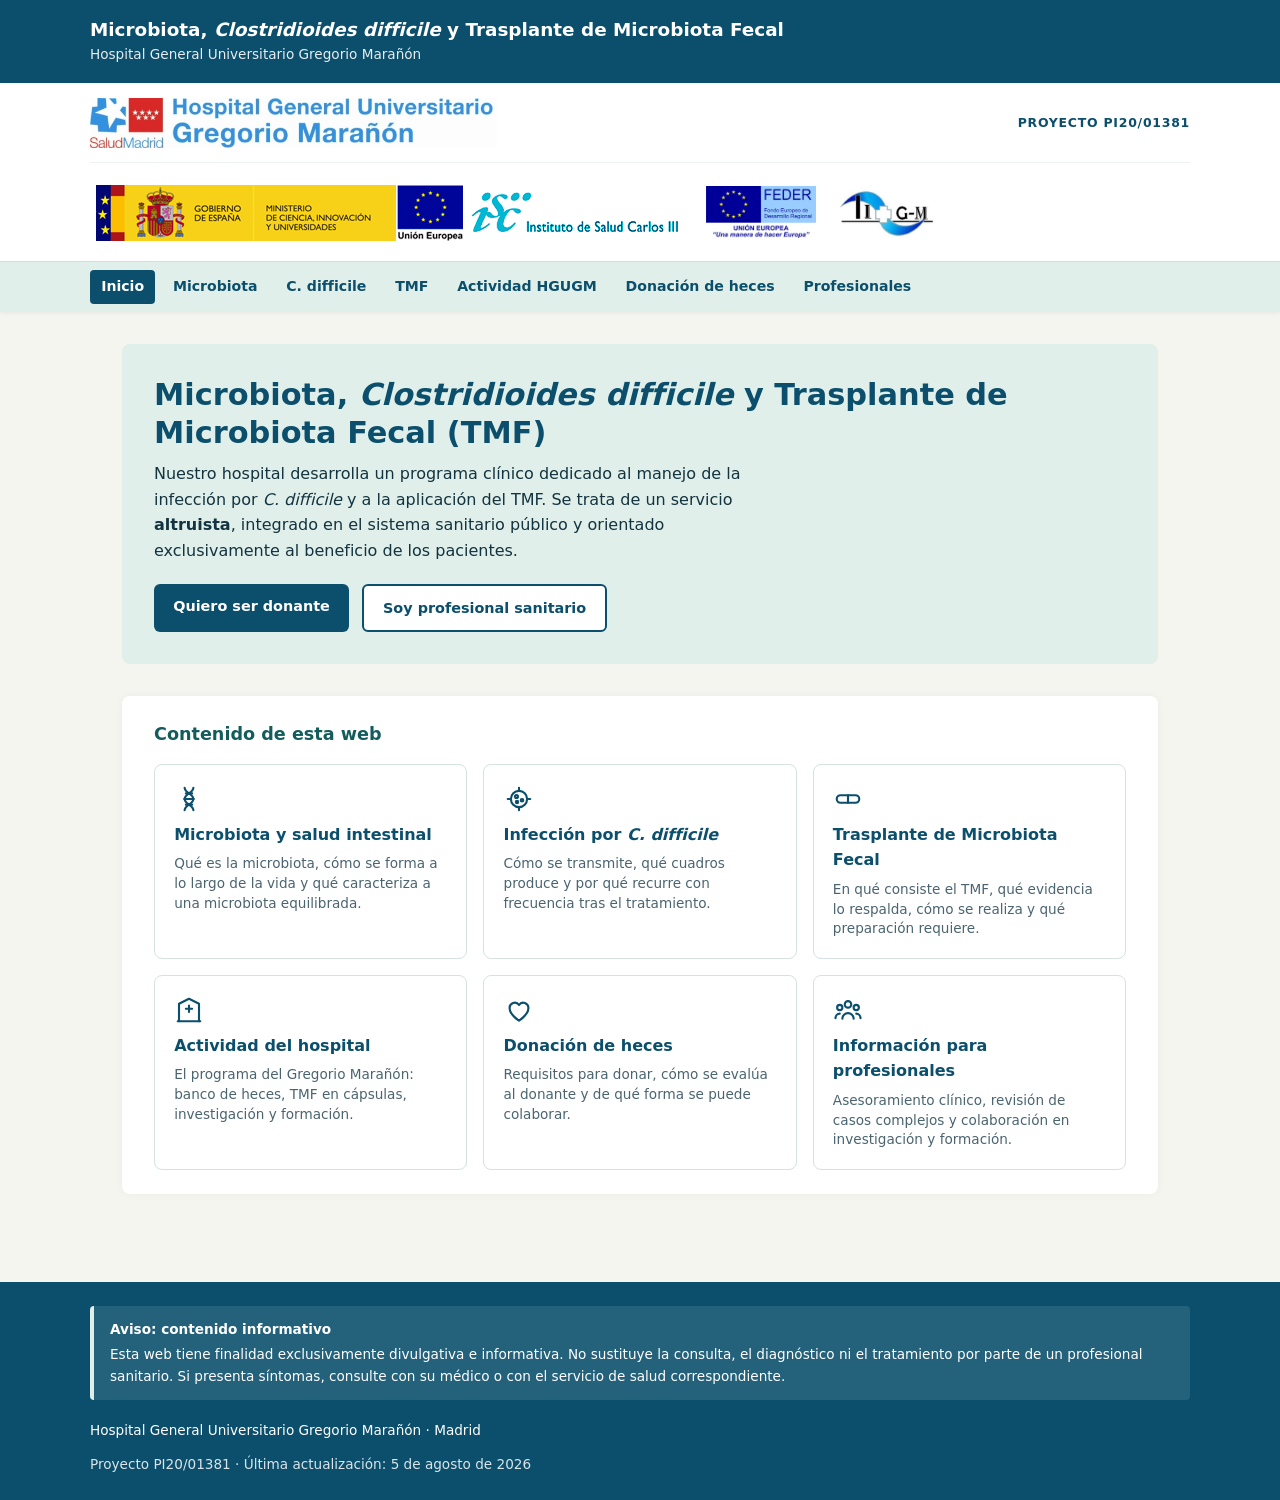
<file: index.html>
<!DOCTYPE html>
<html lang="es">
<head>
<meta charset="UTF-8">
<title>Microbiota, C. difficile y Trasplante de Microbiota Fecal (TMF) - HGUGM</title>
<meta name="viewport" content="width=device-width, initial-scale=1">
<meta name="description" content="Información institucional del Hospital General Universitario Gregorio Marañón sobre microbiota intestinal, infección por Clostridioides difficile, Trasplante de Microbiota Fecal (TMF) y donación de heces.">

<!-- Provisional: impide la indexación en buscadores mientras el contenido no esté
     aprobado. Para publicar de forma definitiva, eliminar esta línea en las 7 páginas. -->
<meta name="robots" content="noindex, nofollow">

<link rel="canonical" href="https://jmorecru.github.io/pagina-web-microbiota-tmf/">
<meta name="theme-color" content="#0b4f6c">

<meta property="og:type" content="website">
<meta property="og:locale" content="es_ES">
<meta property="og:site_name" content="Hospital General Universitario Gregorio Marañón">
<meta property="og:title" content="Microbiota, C. difficile y Trasplante de Microbiota Fecal (TMF)">
<meta property="og:description" content="Programa clínico del Hospital General Universitario Gregorio Marañón para el manejo de la infección por Clostridioides difficile y el Trasplante de Microbiota Fecal.">
<meta property="og:url" content="https://jmorecru.github.io/pagina-web-microbiota-tmf/">
<meta property="og:image" content="https://jmorecru.github.io/pagina-web-microbiota-tmf/images/microbiota-foto.jpeg">
<meta property="og:image:width" content="442">
<meta property="og:image:height" content="248">
<meta property="og:image:alt" content="Vista microscópica de la microbiota intestinal">
<meta name="twitter:card" content="summary_large_image">
<meta name="twitter:image" content="https://jmorecru.github.io/pagina-web-microbiota-tmf/images/microbiota-foto.jpeg">

<link rel="icon" href="data:image/svg+xml,%3Csvg xmlns='http://www.w3.org/2000/svg' viewBox='0 0 32 32'%3E%3Crect width='32' height='32' rx='6' fill='%230b4f6c'/%3E%3Cpath d='M11 6c0 6 10 8 10 14a5 5 0 0 1-10 0c0-6 10-8 10-14' fill='none' stroke='%23e0efe9' stroke-width='2.5' stroke-linecap='round'/%3E%3C/svg%3E">
<link rel="stylesheet" href="estilo.css">
</head>
<body>

<a class="skip-link" href="#contenido">Saltar al contenido principal</a>

<svg class="sprite" aria-hidden="true" focusable="false" xmlns="http://www.w3.org/2000/svg">
  <symbol id="i-adn" viewBox="0 0 24 24"><path d="M8.5 3c0 4 7 5 7 9s-7 5-7 9"/><path d="M15.5 3c0 4-7 5-7 9s7 5 7 9"/><path d="M9.5 7.5h5M8.2 12h7.6M9.5 16.5h5"/></symbol>
  <symbol id="i-microbio" viewBox="0 0 24 24"><circle cx="12" cy="12" r="6.5"/><circle cx="10" cy="10" r="1.2"/><circle cx="14.4" cy="13" r="1"/><circle cx="10.4" cy="14.4" r="0.9"/><path d="M12 5.5V3M18.5 12H21M12 18.5V21M5.5 12H3"/></symbol>
  <symbol id="i-capsula" viewBox="0 0 24 24"><rect x="3" y="9" width="18" height="6" rx="3"/><path d="M12 9v6"/></symbol>
  <symbol id="i-hospital" viewBox="0 0 24 24"><path d="M4 21V7l8-4 8 4v14"/><path d="M12 8.5v5M9.5 11h5"/><path d="M3 21h18"/></symbol>
  <symbol id="i-corazon" viewBox="0 0 24 24"><path d="M12 20.5S4.5 15.8 4.5 10.6A4.1 4.1 0 0 1 12 8a4.1 4.1 0 0 1 7.5 2.6c0 5.2-7.5 9.9-7.5 9.9z"/></symbol>
  <symbol id="i-equipo" viewBox="0 0 24 24"><circle cx="12" cy="7.5" r="2.6"/><circle cx="5.4" cy="10" r="2.1"/><circle cx="18.6" cy="10" r="2.1"/><path d="M7.5 19c0-2.5 2-4.5 4.5-4.5s4.5 2 4.5 4.5"/><path d="M2 18.5c0-2 1.5-3.6 3.4-3.6M22 18.5c0-2-1.5-3.6-3.4-3.6"/></symbol>
</svg>

<header>
  <div class="header-inner">
    <a class="marca" href="index.html">
      <span class="marca-titulo">Microbiota, <em>Clostridioides difficile</em> y Trasplante de Microbiota Fecal</span>
      <span class="marca-entidad">Hospital General Universitario Gregorio Marañón</span>
    </a>
  </div>
</header>

<div class="cabecera-pie">
  <div class="cabecera-pie-inner">
    <div class="logos-principal">
      <img src="images/logo-hgugm.jpeg" alt="Logo Hospital General Universitario Gregorio Marañón" width="716" height="88" decoding="async">
      <p class="codigo-proyecto">Proyecto PI20/01381</p>
    </div>
    <div class="logos-financiadores">
      <img class="logo-tira" src="images/logo-ministerio-isciii.png" alt="Gobierno de España · Ministerio de Ciencia, Innovación y Universidades · Unión Europea · Instituto de Salud Carlos III" width="592" height="69" decoding="async">
      <img src="images/logo-feder.png" alt="Logo Fondo Europeo de Desarrollo Regional - Unión Europea" width="248" height="117" decoding="async">
      <img src="images/logo-iisgm.png" alt="Logo IiSGM" width="260" height="142" decoding="async">
    </div>
  </div>
</div>

<nav aria-label="Secciones del sitio">
  <div class="nav-inner">
    <a href="index.html" aria-current="page">Inicio</a>
    <a href="microbiota.html">Microbiota</a>
    <a href="clostridioides-difficile.html">C. difficile</a>
    <a href="trasplante-microbiota-fecal.html">TMF</a>
    <a href="actividad-hospital.html">Actividad HGUGM</a>
    <a href="donacion-de-heces.html">Donación de heces</a>
    <a href="profesionales.html">Profesionales</a>
  </div>
</nav>

<main id="contenido">

  <div class="portada-intro">
    <h1>Microbiota, <em>Clostridioides difficile</em> y Trasplante de Microbiota Fecal (TMF)</h1>
    <p>Nuestro hospital desarrolla un programa clínico dedicado al manejo de la infección por
      <em>C. difficile</em> y a la aplicación del TMF. Se trata de un servicio <strong>altruista</strong>,
      integrado en el sistema sanitario público y orientado exclusivamente al beneficio de los pacientes.</p>
    <div class="acciones">
      <a class="boton boton-principal" href="donacion-de-heces.html">Quiero ser donante</a>
      <a class="boton boton-secundario" href="profesionales.html">Soy profesional sanitario</a>
    </div>
  </div>

  <div class="bloque">
    <h2>Contenido de esta web</h2>
    <ul class="tarjetas">
      <li>
        <a class="tarjeta" href="microbiota.html">
          <svg class="h-ico" aria-hidden="true"><use href="#i-adn"/></svg>
          <span class="tarjeta-titulo">Microbiota y salud intestinal</span>
          <span class="tarjeta-texto">Qué es la microbiota, cómo se forma a lo largo de la vida y qué caracteriza a una microbiota equilibrada.</span>
        </a>
      </li>
      <li>
        <a class="tarjeta" href="clostridioides-difficile.html">
          <svg class="h-ico" aria-hidden="true"><use href="#i-microbio"/></svg>
          <span class="tarjeta-titulo">Infección por <em>C. difficile</em></span>
          <span class="tarjeta-texto">Cómo se transmite, qué cuadros produce y por qué recurre con frecuencia tras el tratamiento.</span>
        </a>
      </li>
      <li>
        <a class="tarjeta" href="trasplante-microbiota-fecal.html">
          <svg class="h-ico" aria-hidden="true"><use href="#i-capsula"/></svg>
          <span class="tarjeta-titulo">Trasplante de Microbiota Fecal</span>
          <span class="tarjeta-texto">En qué consiste el TMF, qué evidencia lo respalda, cómo se realiza y qué preparación requiere.</span>
        </a>
      </li>
      <li>
        <a class="tarjeta" href="actividad-hospital.html">
          <svg class="h-ico" aria-hidden="true"><use href="#i-hospital"/></svg>
          <span class="tarjeta-titulo">Actividad del hospital</span>
          <span class="tarjeta-texto">El programa del Gregorio Marañón: banco de heces, TMF en cápsulas, investigación y formación.</span>
        </a>
      </li>
      <li>
        <a class="tarjeta" href="donacion-de-heces.html">
          <svg class="h-ico" aria-hidden="true"><use href="#i-corazon"/></svg>
          <span class="tarjeta-titulo">Donación de heces</span>
          <span class="tarjeta-texto">Requisitos para donar, cómo se evalúa al donante y de qué forma se puede colaborar.</span>
        </a>
      </li>
      <li>
        <a class="tarjeta" href="profesionales.html">
          <svg class="h-ico" aria-hidden="true"><use href="#i-equipo"/></svg>
          <span class="tarjeta-titulo">Información para profesionales</span>
          <span class="tarjeta-texto">Asesoramiento clínico, revisión de casos complejos y colaboración en investigación y formación.</span>
        </a>
      </li>
    </ul>
  </div>

</main>

<footer>
  <div class="footer-inner">

    <div class="aviso">
      <strong>Aviso: contenido informativo</strong>
      Esta web tiene finalidad exclusivamente divulgativa e informativa. No sustituye la consulta,
      el diagnóstico ni el tratamiento por parte de un profesional sanitario. Si presenta síntomas,
      consulte con su médico o con el servicio de salud correspondiente.
    </div>

    <div>Hospital General Universitario Gregorio Marañón · Madrid</div>
    <div class="actualizado">Proyecto PI20/01381 · Última actualización: <time datetime="2026-08-05">5 de agosto de 2026</time></div>

  </div>
</footer>

</body>
</html>
</file>
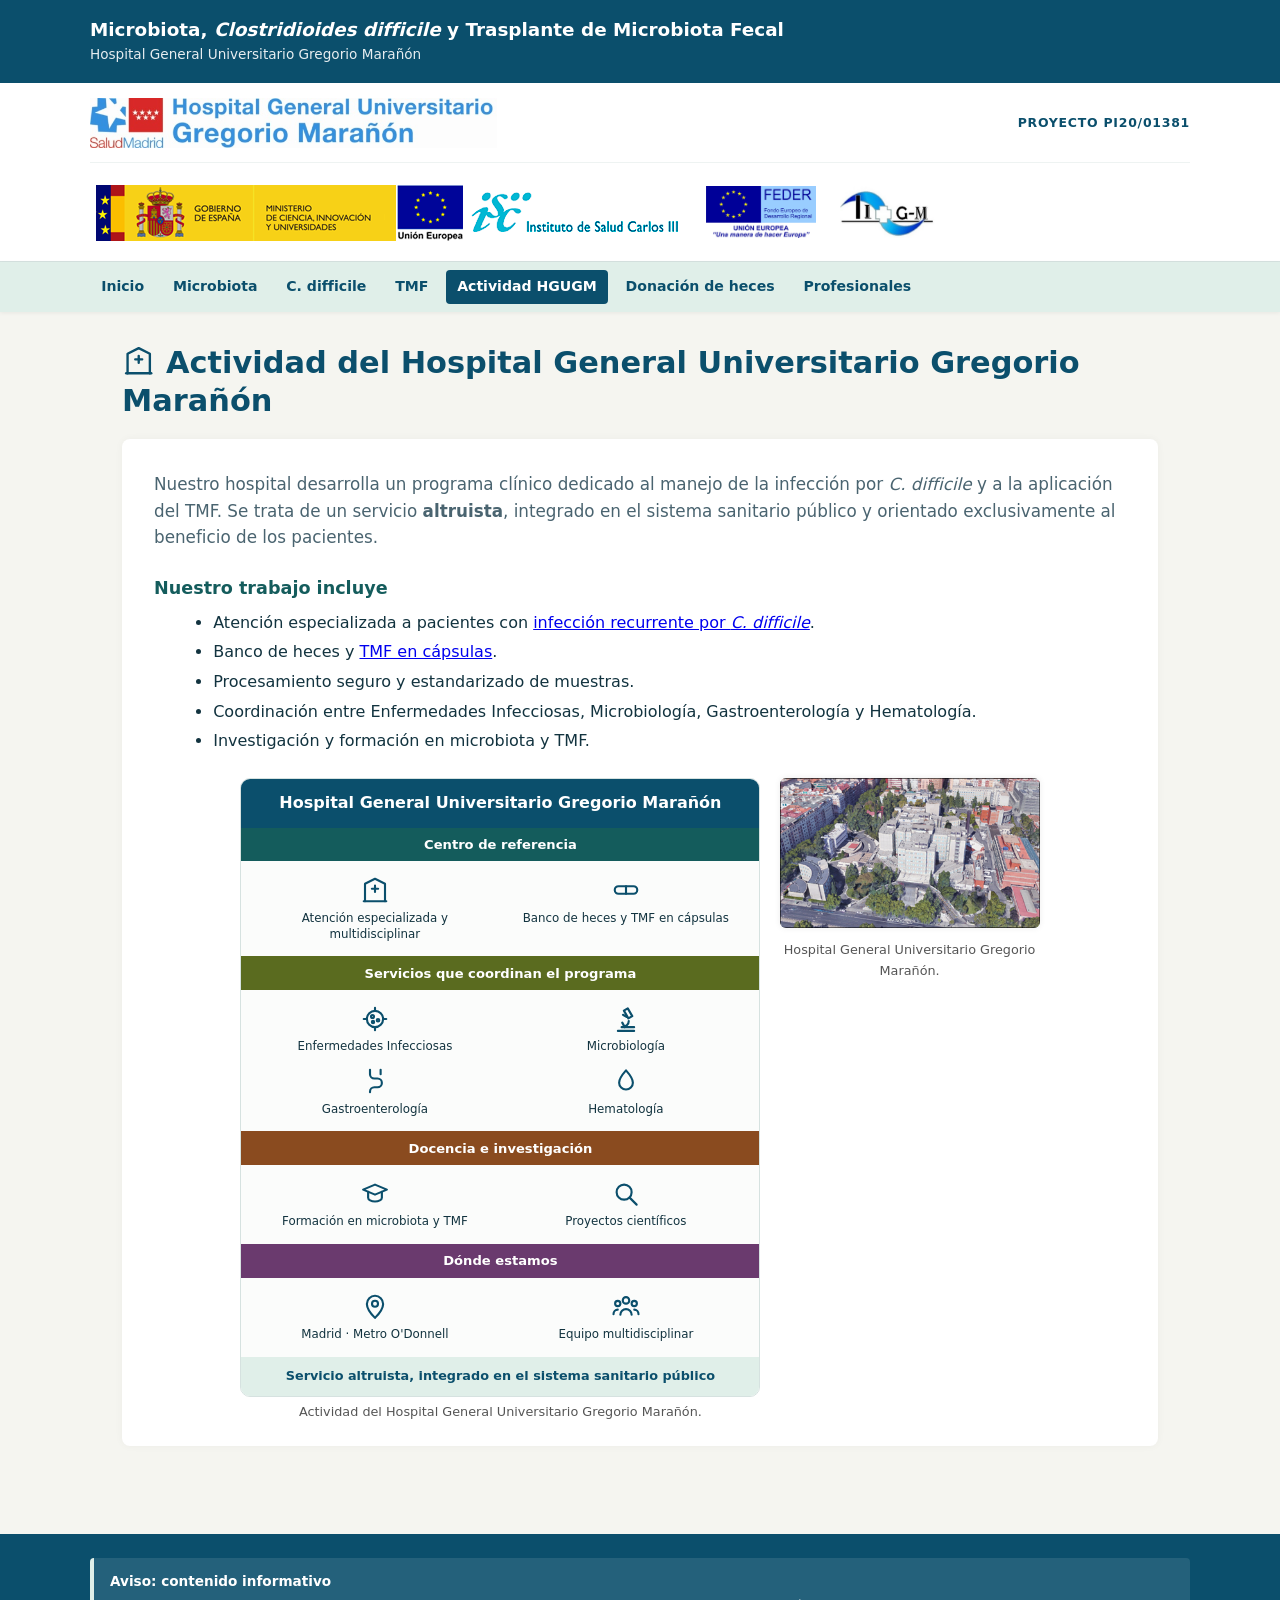
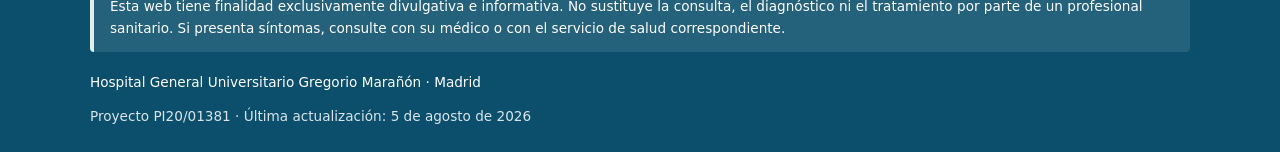
<file: actividad-hospital.html>
<!DOCTYPE html>
<html lang="es">
<head>
<meta charset="UTF-8">
<title>Actividad del Hospital General Universitario Gregorio Marañón - TMF</title>
<meta name="viewport" content="width=device-width, initial-scale=1">
<meta name="description" content="Programa clínico del Hospital General Universitario Gregorio Marañón para el manejo de la infección por Clostridioides difficile: banco de heces, TMF en cápsulas, investigación y formación.">

<!-- Provisional: impide la indexación en buscadores mientras el contenido no esté
     aprobado. Para publicar de forma definitiva, eliminar esta línea en las 7 páginas. -->
<meta name="robots" content="noindex, nofollow">

<link rel="canonical" href="https://jmorecru.github.io/pagina-web-microbiota-tmf/actividad-hospital.html">
<meta name="theme-color" content="#0b4f6c">

<meta property="og:type" content="article">
<meta property="og:locale" content="es_ES">
<meta property="og:site_name" content="Hospital General Universitario Gregorio Marañón">
<meta property="og:title" content="Actividad del Hospital General Universitario Gregorio Marañón">
<meta property="og:description" content="Un servicio altruista, integrado en el sistema sanitario público: banco de heces, TMF en cápsulas, investigación y formación.">
<meta property="og:url" content="https://jmorecru.github.io/pagina-web-microbiota-tmf/actividad-hospital.html">
<meta property="og:image" content="https://jmorecru.github.io/pagina-web-microbiota-tmf/images/hgugm-foto.png">
<meta property="og:image:width" content="405">
<meta property="og:image:height" content="234">
<meta property="og:image:alt" content="Vista aérea del Hospital General Universitario Gregorio Marañón">
<meta name="twitter:card" content="summary_large_image">
<meta name="twitter:image" content="https://jmorecru.github.io/pagina-web-microbiota-tmf/images/hgugm-foto.png">

<link rel="icon" href="data:image/svg+xml,%3Csvg xmlns='http://www.w3.org/2000/svg' viewBox='0 0 32 32'%3E%3Crect width='32' height='32' rx='6' fill='%230b4f6c'/%3E%3Cpath d='M11 6c0 6 10 8 10 14a5 5 0 0 1-10 0c0-6 10-8 10-14' fill='none' stroke='%23e0efe9' stroke-width='2.5' stroke-linecap='round'/%3E%3C/svg%3E">
<link rel="stylesheet" href="estilo.css">
</head>
<body>

<a class="skip-link" href="#contenido">Saltar al contenido principal</a>

<svg class="sprite" aria-hidden="true" focusable="false" xmlns="http://www.w3.org/2000/svg">
  <symbol id="i-hospital" viewBox="0 0 24 24"><path d="M4 21V7l8-4 8 4v14"/><path d="M12 8.5v5M9.5 11h5"/><path d="M3 21h18"/></symbol>
  <symbol id="i-capsula" viewBox="0 0 24 24"><rect x="3" y="9" width="18" height="6" rx="3"/><path d="M12 9v6"/></symbol>
  <symbol id="i-microbio" viewBox="0 0 24 24"><circle cx="12" cy="12" r="6.5"/><circle cx="10" cy="10" r="1.2"/><circle cx="14.4" cy="13" r="1"/><circle cx="10.4" cy="14.4" r="0.9"/><path d="M12 5.5V3M18.5 12H21M12 18.5V21M5.5 12H3"/></symbol>
  <symbol id="i-microscopio" viewBox="0 0 24 24"><path d="M8.5 18.5h10M5.5 21.5h13"/><path d="M11 18.5l-2-3.6"/><path d="M13.4 3.5l3.6 6.2-3.1 1.8-3.6-6.2z"/><path d="M9.6 8.6l3.1 1.8"/><path d="M14.2 13.6a4.6 4.6 0 0 1-4.6 4.6"/></symbol>
  <symbol id="i-intestino" viewBox="0 0 24 24"><path d="M8 3v3.5A3.5 3.5 0 0 0 11.5 10H14a3.5 3.5 0 0 1 0 7h-2.5A3.5 3.5 0 0 0 8 20.5V21"/><path d="M16.5 3v3.5"/></symbol>
  <symbol id="i-gota" viewBox="0 0 24 24"><path d="M12 3.5s5.5 6.2 5.5 9.8a5.5 5.5 0 0 1-11 0C6.5 9.7 12 3.5 12 3.5z"/></symbol>
  <symbol id="i-birrete" viewBox="0 0 24 24"><path d="M2.5 8.5L12 4.5l9.5 4L12 12.5 2.5 8.5z"/><path d="M6.5 10.2V15c0 1.7 2.5 3 5.5 3s5.5-1.3 5.5-3v-4.8"/></symbol>
  <symbol id="i-lupa" viewBox="0 0 24 24"><circle cx="10.5" cy="10.5" r="6"/><path d="M14.9 14.9l5.6 5.6"/></symbol>
  <symbol id="i-pin" viewBox="0 0 24 24"><path d="M12 21.5s6.5-6.6 6.5-11.2A6.5 6.5 0 0 0 5.5 10.3c0 4.6 6.5 11.2 6.5 11.2z"/><circle cx="12" cy="10.2" r="2.4"/></symbol>
  <symbol id="i-equipo" viewBox="0 0 24 24"><circle cx="12" cy="7.5" r="2.6"/><circle cx="5.4" cy="10" r="2.1"/><circle cx="18.6" cy="10" r="2.1"/><path d="M7.5 19c0-2.5 2-4.5 4.5-4.5s4.5 2 4.5 4.5"/><path d="M2 18.5c0-2 1.5-3.6 3.4-3.6M22 18.5c0-2-1.5-3.6-3.4-3.6"/></symbol>
</svg>

<header>
  <div class="header-inner">
    <a class="marca" href="index.html">
      <span class="marca-titulo">Microbiota, <em>Clostridioides difficile</em> y Trasplante de Microbiota Fecal</span>
      <span class="marca-entidad">Hospital General Universitario Gregorio Marañón</span>
    </a>
  </div>
</header>

<div class="cabecera-pie">
  <div class="cabecera-pie-inner">
    <div class="logos-principal">
      <img src="images/logo-hgugm.jpeg" alt="Logo Hospital General Universitario Gregorio Marañón" width="716" height="88" decoding="async">
      <p class="codigo-proyecto">Proyecto PI20/01381</p>
    </div>
    <div class="logos-financiadores">
      <img class="logo-tira" src="images/logo-ministerio-isciii.png" alt="Gobierno de España · Ministerio de Ciencia, Innovación y Universidades · Unión Europea · Instituto de Salud Carlos III" width="592" height="69" decoding="async">
      <img src="images/logo-feder.png" alt="Logo Fondo Europeo de Desarrollo Regional - Unión Europea" width="248" height="117" decoding="async">
      <img src="images/logo-iisgm.png" alt="Logo IiSGM" width="260" height="142" decoding="async">
    </div>
  </div>
</div>

<nav aria-label="Secciones del sitio">
  <div class="nav-inner">
    <a href="index.html">Inicio</a>
    <a href="microbiota.html">Microbiota</a>
    <a href="clostridioides-difficile.html">C. difficile</a>
    <a href="trasplante-microbiota-fecal.html">TMF</a>
    <a href="actividad-hospital.html" aria-current="page">Actividad HGUGM</a>
    <a href="donacion-de-heces.html">Donación de heces</a>
    <a href="profesionales.html">Profesionales</a>
  </div>
</nav>

<main id="contenido">

  <h1><svg class="h-ico" aria-hidden="true"><use href="#i-hospital"/></svg> Actividad del Hospital General Universitario Gregorio Marañón</h1>

  <div class="bloque">
    <p class="entradilla">Nuestro hospital desarrolla un programa clínico dedicado al manejo de la infección por <em>C. difficile</em> y a la aplicación del TMF. Se trata de un servicio <strong>altruista</strong>, integrado en el sistema sanitario público y orientado exclusivamente al beneficio de los pacientes.</p>

    <h2>Nuestro trabajo incluye</h2>
    <ul>
      <li>Atención especializada a pacientes con <a href="clostridioides-difficile.html">infección recurrente por <em>C. difficile</em></a>.</li>
      <li>Banco de heces y <a href="trasplante-microbiota-fecal.html">TMF en cápsulas</a>.</li>
      <li>Procesamiento seguro y estandarizado de muestras.</li>
      <li>Coordinación entre Enfermedades Infecciosas, Microbiología, Gastroenterología y Hematología.</li>
      <li>Investigación y formación en microbiota y TMF.</li>
    </ul>

    <div class="galeria">
      <figure class="infografia-fig">
        <div class="ig">
          <p class="ig-titulo">Hospital General Universitario Gregorio Marañón</p>

          <p class="ig-banda">Centro de referencia</p>
          <ul class="ig-items n2">
            <li><svg class="ig-ico" aria-hidden="true"><use href="#i-hospital"/></svg>Atención especializada y multidisciplinar</li>
            <li><svg class="ig-ico" aria-hidden="true"><use href="#i-capsula"/></svg>Banco de heces y TMF en cápsulas</li>
          </ul>

          <p class="ig-banda v2">Servicios que coordinan el programa</p>
          <ul class="ig-items n4">
            <li><svg class="ig-ico" aria-hidden="true"><use href="#i-microbio"/></svg>Enfermedades Infecciosas</li>
            <li><svg class="ig-ico" aria-hidden="true"><use href="#i-microscopio"/></svg>Microbiología</li>
            <li><svg class="ig-ico" aria-hidden="true"><use href="#i-intestino"/></svg>Gastroenterología</li>
            <li><svg class="ig-ico" aria-hidden="true"><use href="#i-gota"/></svg>Hematología</li>
          </ul>

          <p class="ig-banda v3">Docencia e investigación</p>
          <ul class="ig-items n2">
            <li><svg class="ig-ico" aria-hidden="true"><use href="#i-birrete"/></svg>Formación en microbiota y TMF</li>
            <li><svg class="ig-ico" aria-hidden="true"><use href="#i-lupa"/></svg>Proyectos científicos</li>
          </ul>

          <p class="ig-banda v4">Dónde estamos</p>
          <ul class="ig-items n2">
            <li><svg class="ig-ico" aria-hidden="true"><use href="#i-pin"/></svg>Madrid · Metro O'Donnell</li>
            <li><svg class="ig-ico" aria-hidden="true"><use href="#i-equipo"/></svg>Equipo multidisciplinar</li>
          </ul>

          <p class="ig-cierre">Servicio altruista, integrado en el sistema sanitario público</p>
        </div>
        <figcaption>Actividad del Hospital General Universitario Gregorio Marañón.</figcaption>
      </figure>
      <figure>
        <img src="images/hgugm-foto.png" alt="Vista aérea del Hospital General Universitario Gregorio Marañón" width="405" height="234" fetchpriority="high" decoding="async">
        <figcaption>Hospital General Universitario Gregorio Marañón.</figcaption>
      </figure>
    </div>
  </div>

</main>

<footer>
  <div class="footer-inner">

    <div class="aviso">
      <strong>Aviso: contenido informativo</strong>
      Esta web tiene finalidad exclusivamente divulgativa e informativa. No sustituye la consulta,
      el diagnóstico ni el tratamiento por parte de un profesional sanitario. Si presenta síntomas,
      consulte con su médico o con el servicio de salud correspondiente.
    </div>

    <div>Hospital General Universitario Gregorio Marañón · Madrid</div>
    <div class="actualizado">Proyecto PI20/01381 · Última actualización: <time datetime="2026-08-05">5 de agosto de 2026</time></div>

  </div>
</footer>

</body>
</html>
</file>
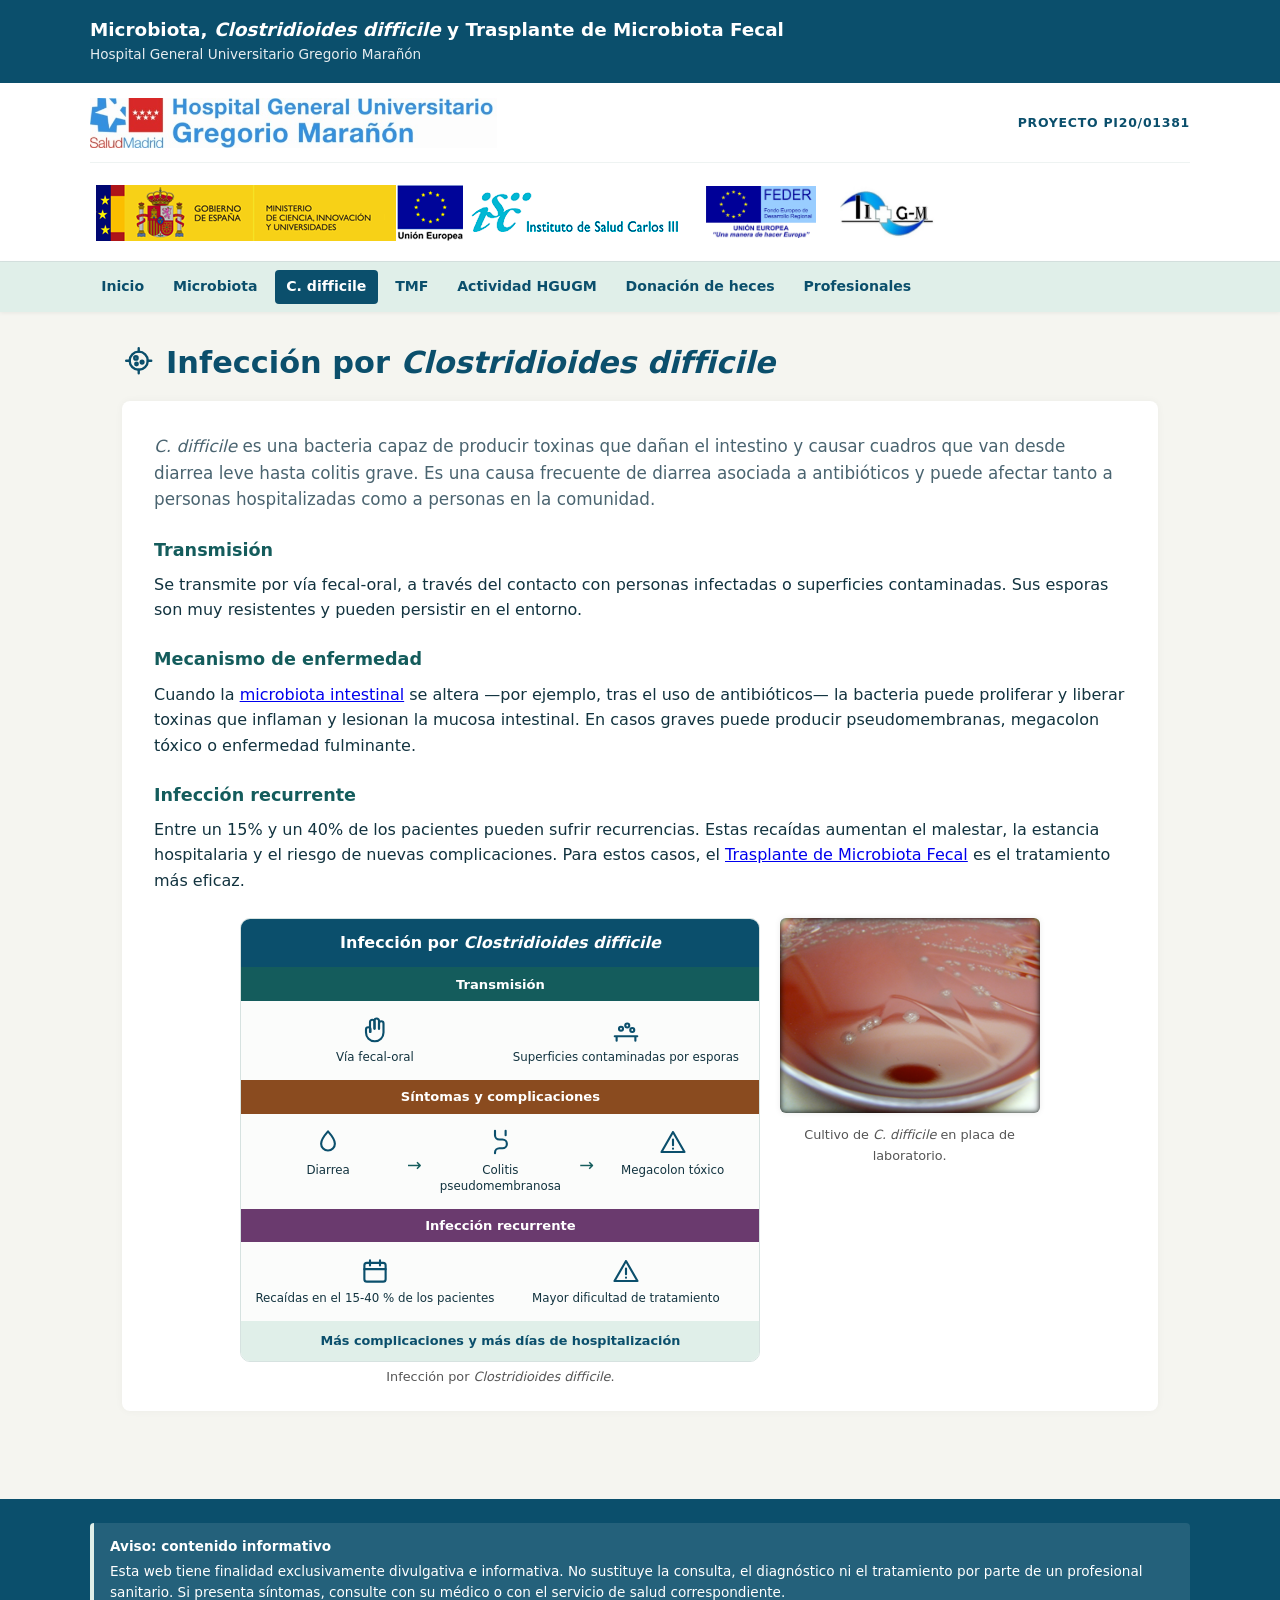
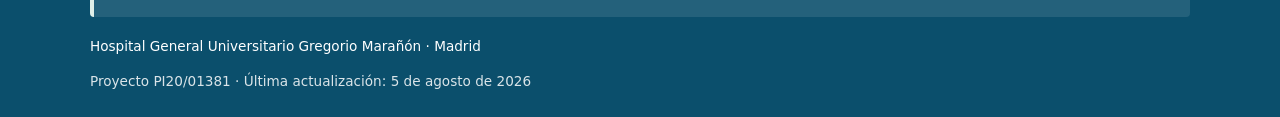
<file: clostridioides-difficile.html>
<!DOCTYPE html>
<html lang="es">
<head>
<meta charset="UTF-8">
<title>Infección por Clostridioides difficile - HGUGM</title>
<meta name="viewport" content="width=device-width, initial-scale=1">
<meta name="description" content="Cómo se transmite Clostridioides difficile, qué cuadros clínicos produce, cuál es su mecanismo de enfermedad y por qué la infección recurre con frecuencia.">

<!-- Provisional: impide la indexación en buscadores mientras el contenido no esté
     aprobado. Para publicar de forma definitiva, eliminar esta línea en las 7 páginas. -->
<meta name="robots" content="noindex, nofollow">

<link rel="canonical" href="https://jmorecru.github.io/pagina-web-microbiota-tmf/clostridioides-difficile.html">
<meta name="theme-color" content="#0b4f6c">

<meta property="og:type" content="article">
<meta property="og:locale" content="es_ES">
<meta property="og:site_name" content="Hospital General Universitario Gregorio Marañón">
<meta property="og:title" content="Infección por Clostridioides difficile">
<meta property="og:description" content="Transmisión, mecanismo de enfermedad y recurrencia de la infección por Clostridioides difficile.">
<meta property="og:url" content="https://jmorecru.github.io/pagina-web-microbiota-tmf/clostridioides-difficile.html">
<meta property="og:image" content="https://jmorecru.github.io/pagina-web-microbiota-tmf/images/cdifficile-foto.png">
<meta property="og:image:width" content="312">
<meta property="og:image:height" content="234">
<meta property="og:image:alt" content="Cultivo de Clostridioides difficile en placa de laboratorio">
<meta name="twitter:card" content="summary_large_image">
<meta name="twitter:image" content="https://jmorecru.github.io/pagina-web-microbiota-tmf/images/cdifficile-foto.png">

<link rel="icon" href="data:image/svg+xml,%3Csvg xmlns='http://www.w3.org/2000/svg' viewBox='0 0 32 32'%3E%3Crect width='32' height='32' rx='6' fill='%230b4f6c'/%3E%3Cpath d='M11 6c0 6 10 8 10 14a5 5 0 0 1-10 0c0-6 10-8 10-14' fill='none' stroke='%23e0efe9' stroke-width='2.5' stroke-linecap='round'/%3E%3C/svg%3E">
<link rel="stylesheet" href="estilo.css">
</head>
<body>

<a class="skip-link" href="#contenido">Saltar al contenido principal</a>

<svg class="sprite" aria-hidden="true" focusable="false" xmlns="http://www.w3.org/2000/svg">
  <symbol id="i-microbio" viewBox="0 0 24 24"><circle cx="12" cy="12" r="6.5"/><circle cx="10" cy="10" r="1.2"/><circle cx="14.4" cy="13" r="1"/><circle cx="10.4" cy="14.4" r="0.9"/><path d="M12 5.5V3M18.5 12H21M12 18.5V21M5.5 12H3"/></symbol>
  <symbol id="i-mano" viewBox="0 0 24 24"><path d="M8 13.5V5.6a1.8 1.8 0 0 1 3.6 0V11"/><path d="M11.6 11V4.6a1.8 1.8 0 0 1 3.6 0V11"/><path d="M15.2 11V6.8a1.8 1.8 0 0 1 3.6 0V14c0 4-3 7-7 7s-7-3-7-7v-2.4a1.8 1.8 0 0 1 3.6 0v1.9"/></symbol>
  <symbol id="i-superficie" viewBox="0 0 24 24"><path d="M3 17h18M4.5 17v3.5M19.5 17v3.5"/><circle cx="8" cy="11" r="1.6"/><circle cx="13" cy="8.4" r="1.6"/><circle cx="17" cy="12" r="1.6"/></symbol>
  <symbol id="i-gota" viewBox="0 0 24 24"><path d="M12 3.5s5.5 6.2 5.5 9.8a5.5 5.5 0 0 1-11 0C6.5 9.7 12 3.5 12 3.5z"/></symbol>
  <symbol id="i-intestino" viewBox="0 0 24 24"><path d="M8 3v3.5A3.5 3.5 0 0 0 11.5 10H14a3.5 3.5 0 0 1 0 7h-2.5A3.5 3.5 0 0 0 8 20.5V21"/><path d="M16.5 3v3.5"/></symbol>
  <symbol id="i-alerta" viewBox="0 0 24 24"><path d="M12 4L2.8 20h18.4L12 4z"/><path d="M12 10v4.5M12 17.3h.01"/></symbol>
  <symbol id="i-calendario" viewBox="0 0 24 24"><rect x="3.5" y="5.5" width="17" height="15" rx="2"/><path d="M3.5 10.5h17M8 3.5v4M16 3.5v4"/></symbol>
</svg>

<header>
  <div class="header-inner">
    <a class="marca" href="index.html">
      <span class="marca-titulo">Microbiota, <em>Clostridioides difficile</em> y Trasplante de Microbiota Fecal</span>
      <span class="marca-entidad">Hospital General Universitario Gregorio Marañón</span>
    </a>
  </div>
</header>

<div class="cabecera-pie">
  <div class="cabecera-pie-inner">
    <div class="logos-principal">
      <img src="images/logo-hgugm.jpeg" alt="Logo Hospital General Universitario Gregorio Marañón" width="716" height="88" decoding="async">
      <p class="codigo-proyecto">Proyecto PI20/01381</p>
    </div>
    <div class="logos-financiadores">
      <img class="logo-tira" src="images/logo-ministerio-isciii.png" alt="Gobierno de España · Ministerio de Ciencia, Innovación y Universidades · Unión Europea · Instituto de Salud Carlos III" width="592" height="69" decoding="async">
      <img src="images/logo-feder.png" alt="Logo Fondo Europeo de Desarrollo Regional - Unión Europea" width="248" height="117" decoding="async">
      <img src="images/logo-iisgm.png" alt="Logo IiSGM" width="260" height="142" decoding="async">
    </div>
  </div>
</div>

<nav aria-label="Secciones del sitio">
  <div class="nav-inner">
    <a href="index.html">Inicio</a>
    <a href="microbiota.html">Microbiota</a>
    <a href="clostridioides-difficile.html" aria-current="page">C. difficile</a>
    <a href="trasplante-microbiota-fecal.html">TMF</a>
    <a href="actividad-hospital.html">Actividad HGUGM</a>
    <a href="donacion-de-heces.html">Donación de heces</a>
    <a href="profesionales.html">Profesionales</a>
  </div>
</nav>

<main id="contenido">

  <h1><svg class="h-ico" aria-hidden="true"><use href="#i-microbio"/></svg> Infección por <em>Clostridioides difficile</em></h1>

  <div class="bloque">
    <p class="entradilla"><em>C. difficile</em> es una bacteria capaz de producir toxinas que dañan el intestino y causar cuadros que van desde diarrea leve hasta colitis grave. Es una causa frecuente de diarrea asociada a antibióticos y puede afectar tanto a personas hospitalizadas como a personas en la comunidad.</p>

    <h2>Transmisión</h2>
    <p>Se transmite por vía fecal-oral, a través del contacto con personas infectadas o superficies contaminadas. Sus esporas son muy resistentes y pueden persistir en el entorno.</p>

    <h2>Mecanismo de enfermedad</h2>
    <p>Cuando la <a href="microbiota.html">microbiota intestinal</a> se altera —por ejemplo, tras el uso de antibióticos— la bacteria puede proliferar y liberar toxinas que inflaman y lesionan la mucosa intestinal. En casos graves puede producir pseudomembranas, megacolon tóxico o enfermedad fulminante.</p>

    <h2>Infección recurrente</h2>
    <p>Entre un 15% y un 40% de los pacientes pueden sufrir recurrencias. Estas recaídas aumentan el malestar, la estancia hospitalaria y el riesgo de nuevas complicaciones. Para estos casos, el <a href="trasplante-microbiota-fecal.html">Trasplante de Microbiota Fecal</a> es el tratamiento más eficaz.</p>

    <div class="galeria">
      <figure class="infografia-fig">
        <div class="ig">
          <p class="ig-titulo">Infección por <em>Clostridioides difficile</em></p>

          <p class="ig-banda">Transmisión</p>
          <ul class="ig-items n2">
            <li><svg class="ig-ico" aria-hidden="true"><use href="#i-mano"/></svg>Vía fecal-oral</li>
            <li><svg class="ig-ico" aria-hidden="true"><use href="#i-superficie"/></svg>Superficies contaminadas por esporas</li>
          </ul>

          <p class="ig-banda v3">Síntomas y complicaciones</p>
          <div class="ig-flujo">
            <div class="ig-paso"><svg class="ig-ico" aria-hidden="true"><use href="#i-gota"/></svg>Diarrea</div>
            <span class="ig-flecha" aria-hidden="true">→</span>
            <div class="ig-paso"><svg class="ig-ico" aria-hidden="true"><use href="#i-intestino"/></svg>Colitis pseudomembranosa</div>
            <span class="ig-flecha" aria-hidden="true">→</span>
            <div class="ig-paso"><svg class="ig-ico" aria-hidden="true"><use href="#i-alerta"/></svg>Megacolon tóxico</div>
          </div>

          <p class="ig-banda v4">Infección recurrente</p>
          <ul class="ig-items n2">
            <li><svg class="ig-ico" aria-hidden="true"><use href="#i-calendario"/></svg>Recaídas en el 15-40 % de los pacientes</li>
            <li><svg class="ig-ico" aria-hidden="true"><use href="#i-alerta"/></svg>Mayor dificultad de tratamiento</li>
          </ul>

          <p class="ig-cierre">Más complicaciones y más días de hospitalización</p>
        </div>
        <figcaption>Infección por <em>Clostridioides difficile</em>.</figcaption>
      </figure>
      <figure>
        <img src="images/cdifficile-foto.png" alt="Cultivo de Clostridioides difficile en placa de laboratorio" width="312" height="234" fetchpriority="high" decoding="async">
        <figcaption>Cultivo de <em>C. difficile</em> en placa de laboratorio.</figcaption>
      </figure>
    </div>
  </div>

</main>

<footer>
  <div class="footer-inner">

    <div class="aviso">
      <strong>Aviso: contenido informativo</strong>
      Esta web tiene finalidad exclusivamente divulgativa e informativa. No sustituye la consulta,
      el diagnóstico ni el tratamiento por parte de un profesional sanitario. Si presenta síntomas,
      consulte con su médico o con el servicio de salud correspondiente.
    </div>

    <div>Hospital General Universitario Gregorio Marañón · Madrid</div>
    <div class="actualizado">Proyecto PI20/01381 · Última actualización: <time datetime="2026-08-05">5 de agosto de 2026</time></div>

  </div>
</footer>

</body>
</html>
</file>
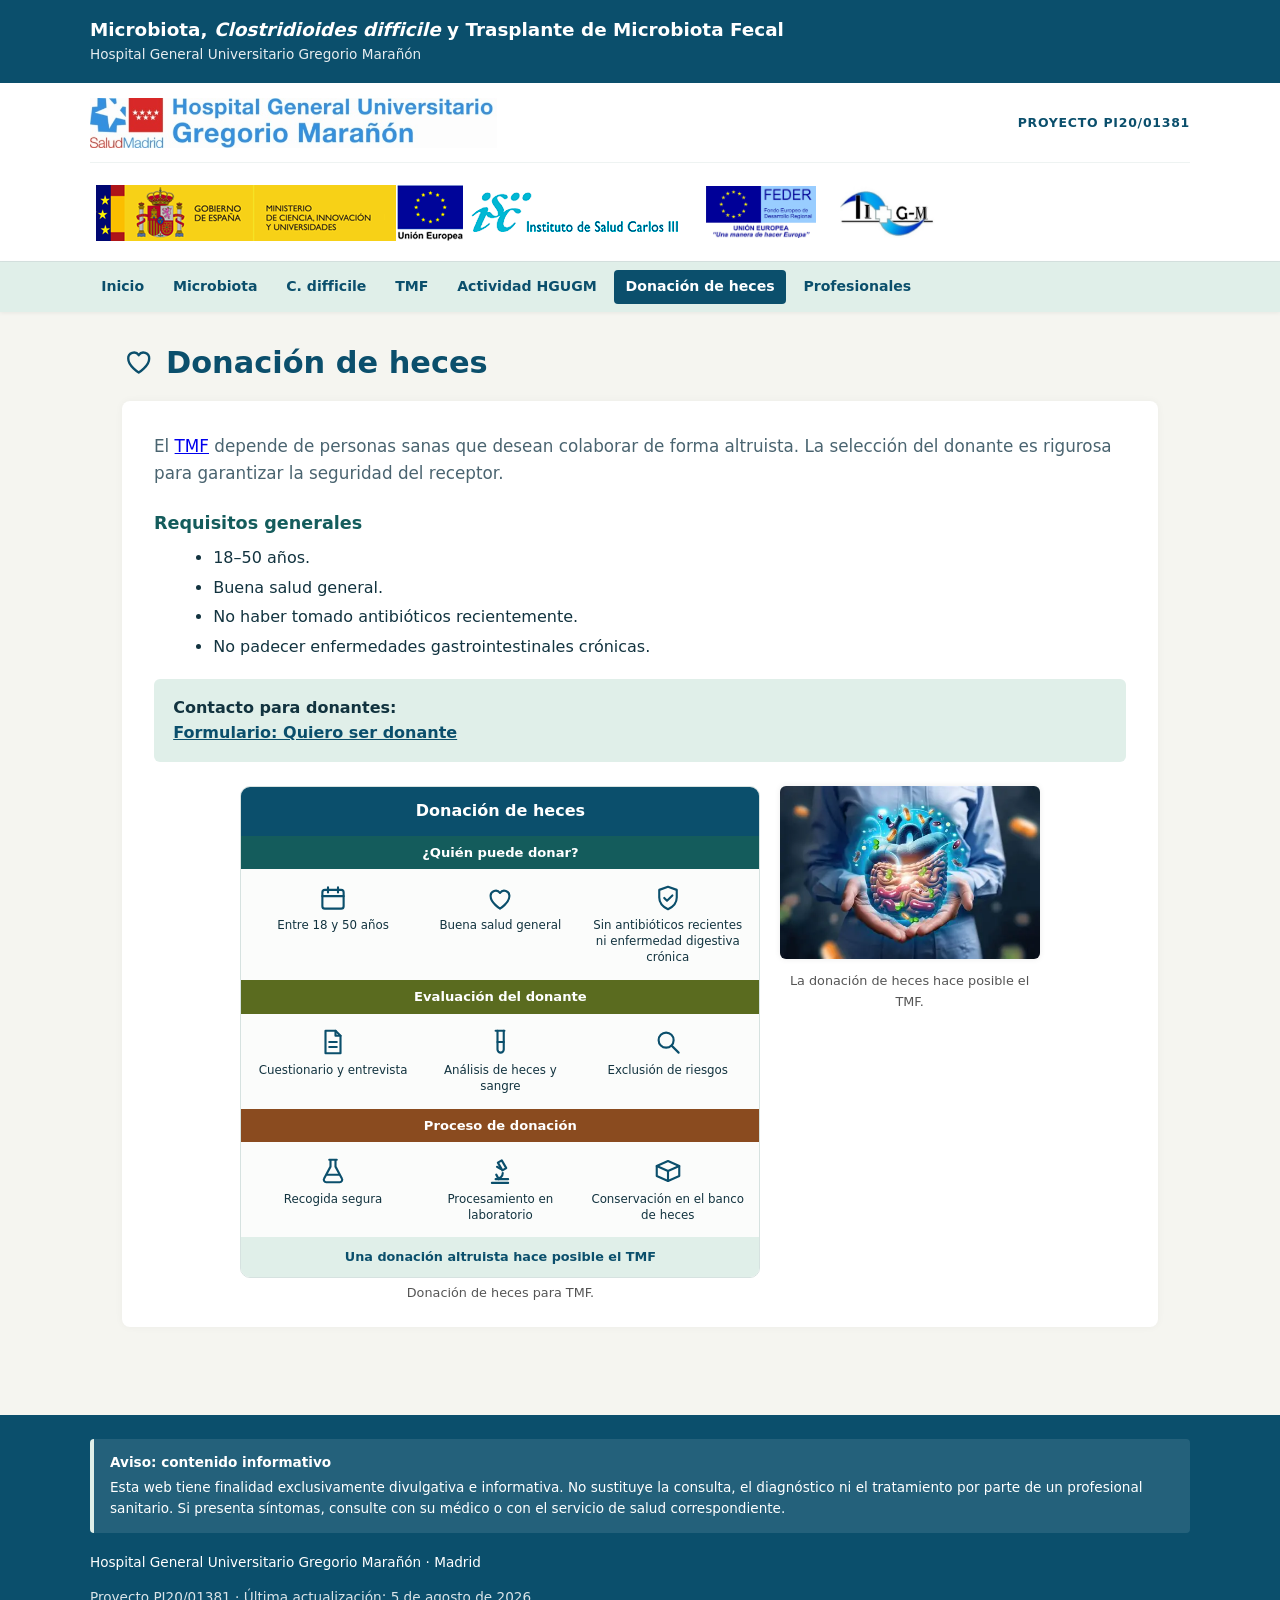
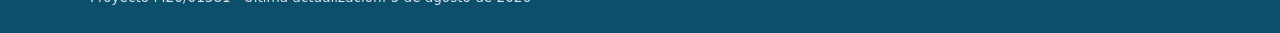
<file: donacion-de-heces.html>
<!DOCTYPE html>
<html lang="es">
<head>
<meta charset="UTF-8">
<title>Donación de heces - HGUGM</title>
<meta name="viewport" content="width=device-width, initial-scale=1">
<meta name="description" content="Requisitos para donar heces, cómo se evalúa al donante y en qué consiste el proceso de donación para el Trasplante de Microbiota Fecal en el Hospital Gregorio Marañón.">

<!-- Provisional: impide la indexación en buscadores mientras el contenido no esté
     aprobado. Para publicar de forma definitiva, eliminar esta línea en las 7 páginas. -->
<meta name="robots" content="noindex, nofollow">

<link rel="canonical" href="https://jmorecru.github.io/pagina-web-microbiota-tmf/donacion-de-heces.html">
<meta name="theme-color" content="#0b4f6c">

<meta property="og:type" content="article">
<meta property="og:locale" content="es_ES">
<meta property="og:site_name" content="Hospital General Universitario Gregorio Marañón">
<meta property="og:title" content="Donación de heces">
<meta property="og:description" content="El TMF depende de personas sanas que desean colaborar de forma altruista. Requisitos, evaluación del donante y proceso de donación.">
<meta property="og:url" content="https://jmorecru.github.io/pagina-web-microbiota-tmf/donacion-de-heces.html">
<meta property="og:image" content="https://jmorecru.github.io/pagina-web-microbiota-tmf/images/donacion-foto.png">
<meta property="og:image:width" content="474">
<meta property="og:image:height" content="316">
<meta property="og:image:alt" content="Ilustración de la microbiota intestinal en manos">
<meta name="twitter:card" content="summary_large_image">
<meta name="twitter:image" content="https://jmorecru.github.io/pagina-web-microbiota-tmf/images/donacion-foto.png">

<link rel="icon" href="data:image/svg+xml,%3Csvg xmlns='http://www.w3.org/2000/svg' viewBox='0 0 32 32'%3E%3Crect width='32' height='32' rx='6' fill='%230b4f6c'/%3E%3Cpath d='M11 6c0 6 10 8 10 14a5 5 0 0 1-10 0c0-6 10-8 10-14' fill='none' stroke='%23e0efe9' stroke-width='2.5' stroke-linecap='round'/%3E%3C/svg%3E">
<link rel="stylesheet" href="estilo.css">
</head>
<body>

<a class="skip-link" href="#contenido">Saltar al contenido principal</a>

<svg class="sprite" aria-hidden="true" focusable="false" xmlns="http://www.w3.org/2000/svg">
  <symbol id="i-corazon" viewBox="0 0 24 24"><path d="M12 20.5S4.5 15.8 4.5 10.6A4.1 4.1 0 0 1 12 8a4.1 4.1 0 0 1 7.5 2.6c0 5.2-7.5 9.9-7.5 9.9z"/></symbol>
  <symbol id="i-calendario" viewBox="0 0 24 24"><rect x="3.5" y="5.5" width="17" height="15" rx="2"/><path d="M3.5 10.5h17M8 3.5v4M16 3.5v4"/></symbol>
  <symbol id="i-escudo" viewBox="0 0 24 24"><path d="M12 3l7 2.5v6c0 4.5-3 7.5-7 9.5-4-2-7-5-7-9.5v-6L12 3z"/><path d="M9 12l2.2 2.2L15.5 10"/></symbol>
  <symbol id="i-documento" viewBox="0 0 24 24"><path d="M6 3h8l4 4v14H6V3z"/><path d="M14 3v4h4"/><path d="M9 12h6M9 16h6"/></symbol>
  <symbol id="i-tuboensayo" viewBox="0 0 24 24"><path d="M8.5 3h7"/><path d="M10 3v15a2.5 2.5 0 0 0 5 0V3"/><path d="M10 12h5"/></symbol>
  <symbol id="i-lupa" viewBox="0 0 24 24"><circle cx="10.5" cy="10.5" r="6"/><path d="M14.9 14.9l5.6 5.6"/></symbol>
  <symbol id="i-matraz" viewBox="0 0 24 24"><path d="M9 3h6M10 3v5.5L4.9 18A2 2 0 0 0 6.7 21h10.6a2 2 0 0 0 1.8-3L14 8.5V3"/><path d="M7.4 15h9.2"/></symbol>
  <symbol id="i-microscopio" viewBox="0 0 24 24"><path d="M8.5 18.5h10M5.5 21.5h13"/><path d="M11 18.5l-2-3.6"/><path d="M13.4 3.5l3.6 6.2-3.1 1.8-3.6-6.2z"/><path d="M9.6 8.6l3.1 1.8"/><path d="M14.2 13.6a4.6 4.6 0 0 1-4.6 4.6"/></symbol>
  <symbol id="i-caja" viewBox="0 0 24 24"><path d="M3 8l9-4 9 4v8l-9 4-9-4V8z"/><path d="M3 8l9 4 9-4M12 12v8"/></symbol>
</svg>

<header>
  <div class="header-inner">
    <a class="marca" href="index.html">
      <span class="marca-titulo">Microbiota, <em>Clostridioides difficile</em> y Trasplante de Microbiota Fecal</span>
      <span class="marca-entidad">Hospital General Universitario Gregorio Marañón</span>
    </a>
  </div>
</header>

<div class="cabecera-pie">
  <div class="cabecera-pie-inner">
    <div class="logos-principal">
      <img src="images/logo-hgugm.jpeg" alt="Logo Hospital General Universitario Gregorio Marañón" width="716" height="88" decoding="async">
      <p class="codigo-proyecto">Proyecto PI20/01381</p>
    </div>
    <div class="logos-financiadores">
      <img class="logo-tira" src="images/logo-ministerio-isciii.png" alt="Gobierno de España · Ministerio de Ciencia, Innovación y Universidades · Unión Europea · Instituto de Salud Carlos III" width="592" height="69" decoding="async">
      <img src="images/logo-feder.png" alt="Logo Fondo Europeo de Desarrollo Regional - Unión Europea" width="248" height="117" decoding="async">
      <img src="images/logo-iisgm.png" alt="Logo IiSGM" width="260" height="142" decoding="async">
    </div>
  </div>
</div>

<nav aria-label="Secciones del sitio">
  <div class="nav-inner">
    <a href="index.html">Inicio</a>
    <a href="microbiota.html">Microbiota</a>
    <a href="clostridioides-difficile.html">C. difficile</a>
    <a href="trasplante-microbiota-fecal.html">TMF</a>
    <a href="actividad-hospital.html">Actividad HGUGM</a>
    <a href="donacion-de-heces.html" aria-current="page">Donación de heces</a>
    <a href="profesionales.html">Profesionales</a>
  </div>
</nav>

<main id="contenido">

  <h1><svg class="h-ico" aria-hidden="true"><use href="#i-corazon"/></svg> Donación de heces</h1>

  <div class="bloque">
    <p class="entradilla">El <a href="trasplante-microbiota-fecal.html">TMF</a> depende de personas sanas que desean colaborar de forma altruista. La selección del donante es rigurosa para garantizar la seguridad del receptor.</p>

    <h2>Requisitos generales</h2>
    <ul>
      <li>18–50 años.</li>
      <li>Buena salud general.</li>
      <li>No haber tomado antibióticos recientemente.</li>
      <li>No padecer enfermedades gastrointestinales crónicas.</li>
    </ul>

    <div class="contacto">
      Contacto para donantes:<br>
      <!-- PENDIENTE: sustituir "#" por el mailto o la URL del formulario definitivo -->
      <a href="#">Formulario: Quiero ser donante</a>
    </div>

    <div class="galeria">
      <figure class="infografia-fig">
        <div class="ig">
          <p class="ig-titulo">Donación de heces</p>

          <p class="ig-banda">¿Quién puede donar?</p>
          <ul class="ig-items n3">
            <li><svg class="ig-ico" aria-hidden="true"><use href="#i-calendario"/></svg>Entre 18 y 50 años</li>
            <li><svg class="ig-ico" aria-hidden="true"><use href="#i-corazon"/></svg>Buena salud general</li>
            <li><svg class="ig-ico" aria-hidden="true"><use href="#i-escudo"/></svg>Sin antibióticos recientes ni enfermedad digestiva crónica</li>
          </ul>

          <p class="ig-banda v2">Evaluación del donante</p>
          <ul class="ig-items n3">
            <li><svg class="ig-ico" aria-hidden="true"><use href="#i-documento"/></svg>Cuestionario y entrevista</li>
            <li><svg class="ig-ico" aria-hidden="true"><use href="#i-tuboensayo"/></svg>Análisis de heces y sangre</li>
            <li><svg class="ig-ico" aria-hidden="true"><use href="#i-lupa"/></svg>Exclusión de riesgos</li>
          </ul>

          <p class="ig-banda v3">Proceso de donación</p>
          <ul class="ig-items n3">
            <li><svg class="ig-ico" aria-hidden="true"><use href="#i-matraz"/></svg>Recogida segura</li>
            <li><svg class="ig-ico" aria-hidden="true"><use href="#i-microscopio"/></svg>Procesamiento en laboratorio</li>
            <li><svg class="ig-ico" aria-hidden="true"><use href="#i-caja"/></svg>Conservación en el banco de heces</li>
          </ul>

          <p class="ig-cierre">Una donación altruista hace posible el TMF</p>
        </div>
        <figcaption>Donación de heces para TMF.</figcaption>
      </figure>
      <figure>
        <img src="images/donacion-foto.png" alt="Ilustración de la microbiota intestinal en manos" width="474" height="316" fetchpriority="high" decoding="async">
        <figcaption>La donación de heces hace posible el TMF.</figcaption>
      </figure>
    </div>
  </div>

</main>

<footer>
  <div class="footer-inner">

    <div class="aviso">
      <strong>Aviso: contenido informativo</strong>
      Esta web tiene finalidad exclusivamente divulgativa e informativa. No sustituye la consulta,
      el diagnóstico ni el tratamiento por parte de un profesional sanitario. Si presenta síntomas,
      consulte con su médico o con el servicio de salud correspondiente.
    </div>

    <div>Hospital General Universitario Gregorio Marañón · Madrid</div>
    <div class="actualizado">Proyecto PI20/01381 · Última actualización: <time datetime="2026-08-05">5 de agosto de 2026</time></div>

  </div>
</footer>

</body>
</html>
</file>
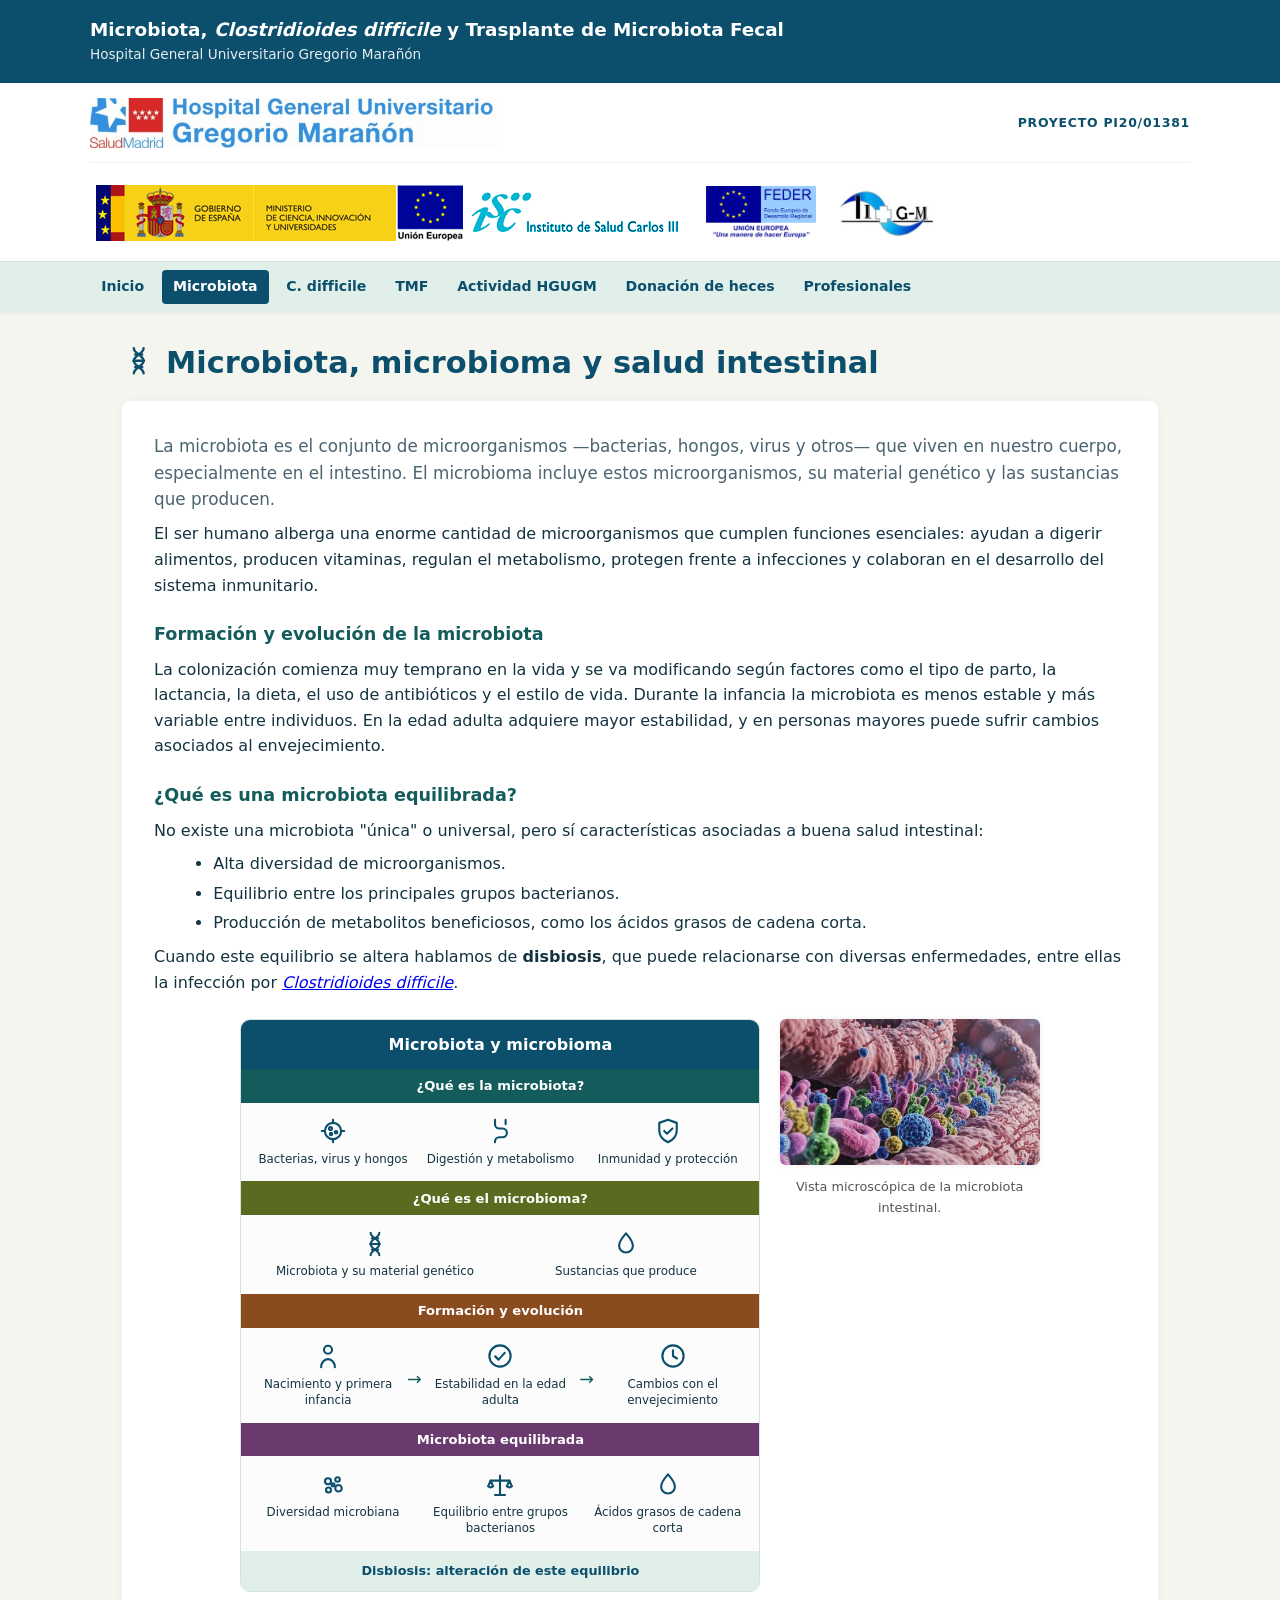
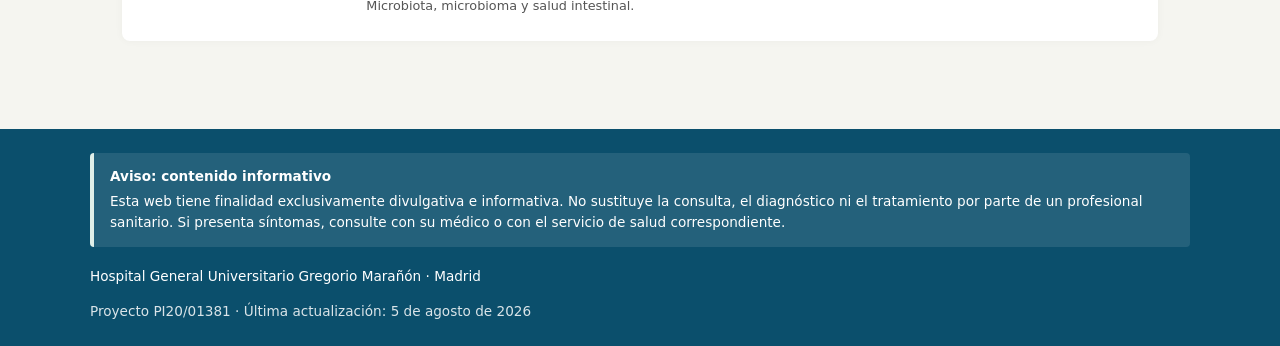
<file: microbiota.html>
<!DOCTYPE html>
<html lang="es">
<head>
<meta charset="UTF-8">
<title>Microbiota, microbioma y salud intestinal - HGUGM</title>
<meta name="viewport" content="width=device-width, initial-scale=1">
<meta name="description" content="Qué es la microbiota y el microbioma, cómo se forma y evoluciona a lo largo de la vida, qué caracteriza a una microbiota equilibrada y qué es la disbiosis.">

<!-- Provisional: impide la indexación en buscadores mientras el contenido no esté
     aprobado. Para publicar de forma definitiva, eliminar esta línea en las 7 páginas. -->
<meta name="robots" content="noindex, nofollow">

<link rel="canonical" href="https://jmorecru.github.io/pagina-web-microbiota-tmf/microbiota.html">
<meta name="theme-color" content="#0b4f6c">

<meta property="og:type" content="article">
<meta property="og:locale" content="es_ES">
<meta property="og:site_name" content="Hospital General Universitario Gregorio Marañón">
<meta property="og:title" content="Microbiota, microbioma y salud intestinal">
<meta property="og:description" content="Qué es la microbiota, cómo se forma a lo largo de la vida y qué caracteriza a una microbiota equilibrada.">
<meta property="og:url" content="https://jmorecru.github.io/pagina-web-microbiota-tmf/microbiota.html">
<meta property="og:image" content="https://jmorecru.github.io/pagina-web-microbiota-tmf/images/microbiota-foto.jpeg">
<meta property="og:image:width" content="442">
<meta property="og:image:height" content="248">
<meta property="og:image:alt" content="Vista microscópica de la microbiota intestinal">
<meta name="twitter:card" content="summary_large_image">
<meta name="twitter:image" content="https://jmorecru.github.io/pagina-web-microbiota-tmf/images/microbiota-foto.jpeg">

<link rel="icon" href="data:image/svg+xml,%3Csvg xmlns='http://www.w3.org/2000/svg' viewBox='0 0 32 32'%3E%3Crect width='32' height='32' rx='6' fill='%230b4f6c'/%3E%3Cpath d='M11 6c0 6 10 8 10 14a5 5 0 0 1-10 0c0-6 10-8 10-14' fill='none' stroke='%23e0efe9' stroke-width='2.5' stroke-linecap='round'/%3E%3C/svg%3E">
<link rel="stylesheet" href="estilo.css">
</head>
<body>

<a class="skip-link" href="#contenido">Saltar al contenido principal</a>

<svg class="sprite" aria-hidden="true" focusable="false" xmlns="http://www.w3.org/2000/svg">
  <symbol id="i-adn" viewBox="0 0 24 24"><path d="M8.5 3c0 4 7 5 7 9s-7 5-7 9"/><path d="M15.5 3c0 4-7 5-7 9s7 5 7 9"/><path d="M9.5 7.5h5M8.2 12h7.6M9.5 16.5h5"/></symbol>
  <symbol id="i-microbio" viewBox="0 0 24 24"><circle cx="12" cy="12" r="6.5"/><circle cx="10" cy="10" r="1.2"/><circle cx="14.4" cy="13" r="1"/><circle cx="10.4" cy="14.4" r="0.9"/><path d="M12 5.5V3M18.5 12H21M12 18.5V21M5.5 12H3"/></symbol>
  <symbol id="i-intestino" viewBox="0 0 24 24"><path d="M8 3v3.5A3.5 3.5 0 0 0 11.5 10H14a3.5 3.5 0 0 1 0 7h-2.5A3.5 3.5 0 0 0 8 20.5V21"/><path d="M16.5 3v3.5"/></symbol>
  <symbol id="i-escudo" viewBox="0 0 24 24"><path d="M12 3l7 2.5v6c0 4.5-3 7.5-7 9.5-4-2-7-5-7-9.5v-6L12 3z"/><path d="M9 12l2.2 2.2L15.5 10"/></symbol>
  <symbol id="i-gota" viewBox="0 0 24 24"><path d="M12 3.5s5.5 6.2 5.5 9.8a5.5 5.5 0 0 1-11 0C6.5 9.7 12 3.5 12 3.5z"/></symbol>
  <symbol id="i-bebe" viewBox="0 0 24 24"><circle cx="12" cy="7" r="3.2"/><path d="M6.5 21c0-3.6 2.5-6.5 5.5-6.5s5.5 2.9 5.5 6.5"/></symbol>
  <symbol id="i-check" viewBox="0 0 24 24"><circle cx="12" cy="12" r="8.5"/><path d="M8.2 12.3l2.6 2.6 5-5.4"/></symbol>
  <symbol id="i-reloj" viewBox="0 0 24 24"><circle cx="12" cy="12" r="8.5"/><path d="M12 7.5V12l3.2 2"/></symbol>
  <symbol id="i-diversidad" viewBox="0 0 24 24"><circle cx="8" cy="9" r="2.4"/><circle cx="15.6" cy="7.6" r="1.8"/><circle cx="16.4" cy="14.6" r="2.6"/><circle cx="8.4" cy="16" r="2"/><circle cx="12" cy="11.8" r="1.2"/></symbol>
  <symbol id="i-balanza" viewBox="0 0 24 24"><path d="M12 4.5V20M8 20h8M4.5 8.5h15"/><path d="M2.5 13a3 3 0 0 0 4 0L4.5 8.5 2.5 13z"/><path d="M17.5 13a3 3 0 0 0 4 0L19.5 8.5 17.5 13z"/></symbol>
</svg>

<header>
  <div class="header-inner">
    <a class="marca" href="index.html">
      <span class="marca-titulo">Microbiota, <em>Clostridioides difficile</em> y Trasplante de Microbiota Fecal</span>
      <span class="marca-entidad">Hospital General Universitario Gregorio Marañón</span>
    </a>
  </div>
</header>

<div class="cabecera-pie">
  <div class="cabecera-pie-inner">
    <div class="logos-principal">
      <img src="images/logo-hgugm.jpeg" alt="Logo Hospital General Universitario Gregorio Marañón" width="716" height="88" decoding="async">
      <p class="codigo-proyecto">Proyecto PI20/01381</p>
    </div>
    <div class="logos-financiadores">
      <img class="logo-tira" src="images/logo-ministerio-isciii.png" alt="Gobierno de España · Ministerio de Ciencia, Innovación y Universidades · Unión Europea · Instituto de Salud Carlos III" width="592" height="69" decoding="async">
      <img src="images/logo-feder.png" alt="Logo Fondo Europeo de Desarrollo Regional - Unión Europea" width="248" height="117" decoding="async">
      <img src="images/logo-iisgm.png" alt="Logo IiSGM" width="260" height="142" decoding="async">
    </div>
  </div>
</div>

<nav aria-label="Secciones del sitio">
  <div class="nav-inner">
    <a href="index.html">Inicio</a>
    <a href="microbiota.html" aria-current="page">Microbiota</a>
    <a href="clostridioides-difficile.html">C. difficile</a>
    <a href="trasplante-microbiota-fecal.html">TMF</a>
    <a href="actividad-hospital.html">Actividad HGUGM</a>
    <a href="donacion-de-heces.html">Donación de heces</a>
    <a href="profesionales.html">Profesionales</a>
  </div>
</nav>

<main id="contenido">

  <h1><svg class="h-ico" aria-hidden="true"><use href="#i-adn"/></svg> Microbiota, microbioma y salud intestinal</h1>

  <div class="bloque">
    <p class="entradilla">La microbiota es el conjunto de microorganismos —bacterias, hongos, virus y otros— que viven en nuestro cuerpo, especialmente en el intestino. El microbioma incluye estos microorganismos, su material genético y las sustancias que producen.</p>
    <p>El ser humano alberga una enorme cantidad de microorganismos que cumplen funciones esenciales: ayudan a digerir alimentos, producen vitaminas, regulan el metabolismo, protegen frente a infecciones y colaboran en el desarrollo del sistema inmunitario.</p>

    <h2>Formación y evolución de la microbiota</h2>
    <p>La colonización comienza muy temprano en la vida y se va modificando según factores como el tipo de parto, la lactancia, la dieta, el uso de antibióticos y el estilo de vida. Durante la infancia la microbiota es menos estable y más variable entre individuos. En la edad adulta adquiere mayor estabilidad, y en personas mayores puede sufrir cambios asociados al envejecimiento.</p>

    <h2>¿Qué es una microbiota equilibrada?</h2>
    <p>No existe una microbiota "única" o universal, pero sí características asociadas a buena salud intestinal:</p>
    <ul>
      <li>Alta diversidad de microorganismos.</li>
      <li>Equilibrio entre los principales grupos bacterianos.</li>
      <li>Producción de metabolitos beneficiosos, como los ácidos grasos de cadena corta.</li>
    </ul>
    <p>Cuando este equilibrio se altera hablamos de <strong>disbiosis</strong>, que puede relacionarse con diversas enfermedades, entre ellas la infección por <a href="clostridioides-difficile.html"><em>Clostridioides difficile</em></a>.</p>

    <div class="galeria">
      <figure class="infografia-fig">
        <div class="ig">
          <p class="ig-titulo">Microbiota y microbioma</p>

          <p class="ig-banda">¿Qué es la microbiota?</p>
          <ul class="ig-items n3">
            <li><svg class="ig-ico" aria-hidden="true"><use href="#i-microbio"/></svg>Bacterias, virus y hongos</li>
            <li><svg class="ig-ico" aria-hidden="true"><use href="#i-intestino"/></svg>Digestión y metabolismo</li>
            <li><svg class="ig-ico" aria-hidden="true"><use href="#i-escudo"/></svg>Inmunidad y protección</li>
          </ul>

          <p class="ig-banda v2">¿Qué es el microbioma?</p>
          <ul class="ig-items n2">
            <li><svg class="ig-ico" aria-hidden="true"><use href="#i-adn"/></svg>Microbiota y su material genético</li>
            <li><svg class="ig-ico" aria-hidden="true"><use href="#i-gota"/></svg>Sustancias que produce</li>
          </ul>

          <p class="ig-banda v3">Formación y evolución</p>
          <div class="ig-flujo">
            <div class="ig-paso"><svg class="ig-ico" aria-hidden="true"><use href="#i-bebe"/></svg>Nacimiento y primera infancia</div>
            <span class="ig-flecha" aria-hidden="true">→</span>
            <div class="ig-paso"><svg class="ig-ico" aria-hidden="true"><use href="#i-check"/></svg>Estabilidad en la edad adulta</div>
            <span class="ig-flecha" aria-hidden="true">→</span>
            <div class="ig-paso"><svg class="ig-ico" aria-hidden="true"><use href="#i-reloj"/></svg>Cambios con el envejecimiento</div>
          </div>

          <p class="ig-banda v4">Microbiota equilibrada</p>
          <ul class="ig-items n3">
            <li><svg class="ig-ico" aria-hidden="true"><use href="#i-diversidad"/></svg>Diversidad microbiana</li>
            <li><svg class="ig-ico" aria-hidden="true"><use href="#i-balanza"/></svg>Equilibrio entre grupos bacterianos</li>
            <li><svg class="ig-ico" aria-hidden="true"><use href="#i-gota"/></svg>Ácidos grasos de cadena corta</li>
          </ul>

          <p class="ig-cierre">Disbiosis: alteración de este equilibrio</p>
        </div>
        <figcaption>Microbiota, microbioma y salud intestinal.</figcaption>
      </figure>
      <figure>
        <img src="images/microbiota-foto.jpeg" alt="Vista microscópica de la microbiota intestinal" width="442" height="248" fetchpriority="high" decoding="async">
        <figcaption>Vista microscópica de la microbiota intestinal.</figcaption>
      </figure>
    </div>
  </div>

</main>

<footer>
  <div class="footer-inner">

    <div class="aviso">
      <strong>Aviso: contenido informativo</strong>
      Esta web tiene finalidad exclusivamente divulgativa e informativa. No sustituye la consulta,
      el diagnóstico ni el tratamiento por parte de un profesional sanitario. Si presenta síntomas,
      consulte con su médico o con el servicio de salud correspondiente.
    </div>

    <div>Hospital General Universitario Gregorio Marañón · Madrid</div>
    <div class="actualizado">Proyecto PI20/01381 · Última actualización: <time datetime="2026-08-05">5 de agosto de 2026</time></div>

  </div>
</footer>

</body>
</html>
</file>
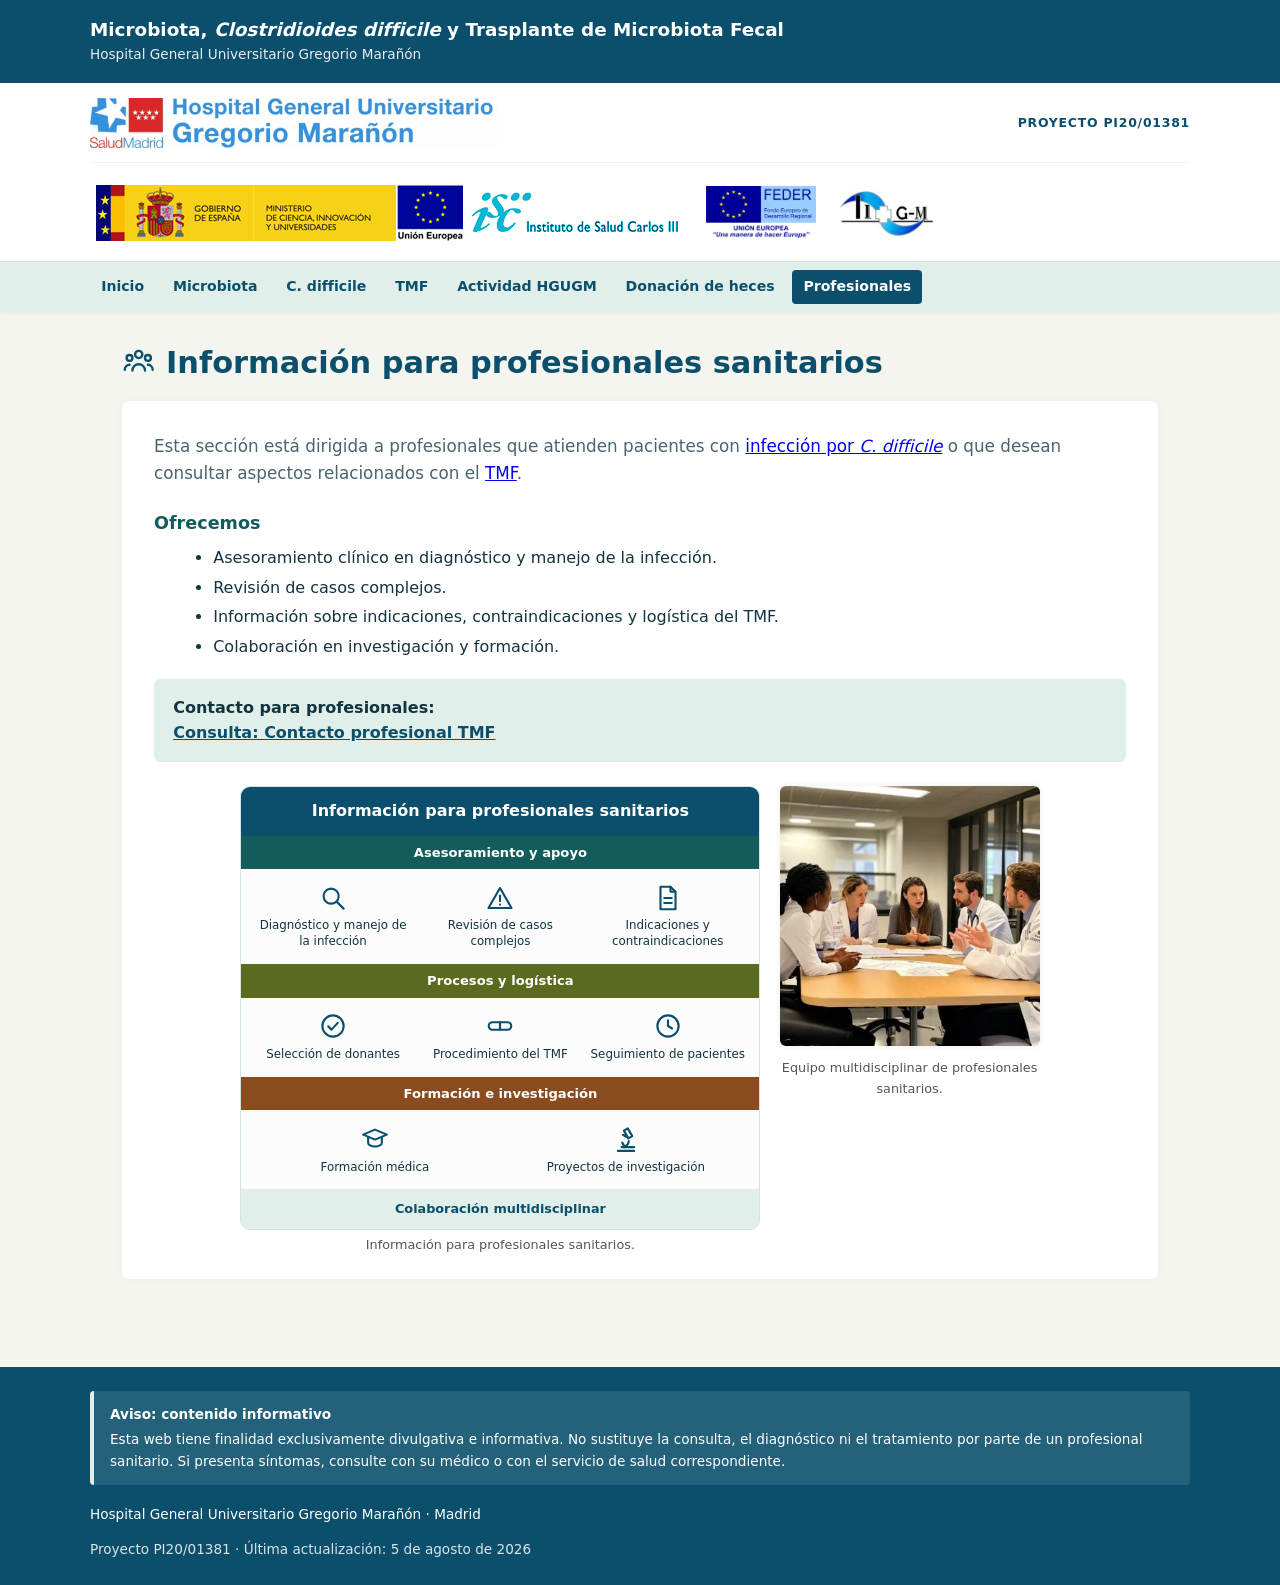
<file: profesionales.html>
<!DOCTYPE html>
<html lang="es">
<head>
<meta charset="UTF-8">
<title>Información para profesionales sanitarios - TMF - HGUGM</title>
<meta name="viewport" content="width=device-width, initial-scale=1">
<meta name="description" content="Asesoramiento clínico en diagnóstico y manejo de la infección por Clostridioides difficile, revisión de casos complejos, indicaciones y logística del TMF, e investigación y formación.">

<!-- Provisional: impide la indexación en buscadores mientras el contenido no esté
     aprobado. Para publicar de forma definitiva, eliminar esta línea en las 7 páginas. -->
<meta name="robots" content="noindex, nofollow">

<link rel="canonical" href="https://jmorecru.github.io/pagina-web-microbiota-tmf/profesionales.html">
<meta name="theme-color" content="#0b4f6c">

<meta property="og:type" content="article">
<meta property="og:locale" content="es_ES">
<meta property="og:site_name" content="Hospital General Universitario Gregorio Marañón">
<meta property="og:title" content="Información para profesionales sanitarios">
<meta property="og:description" content="Asesoramiento clínico, revisión de casos complejos, indicaciones y logística del TMF, y colaboración en investigación y formación.">
<meta property="og:url" content="https://jmorecru.github.io/pagina-web-microbiota-tmf/profesionales.html">
<meta property="og:image" content="https://jmorecru.github.io/pagina-web-microbiota-tmf/images/profesionales-foto.jpeg">
<meta property="og:image:width" content="427">
<meta property="og:image:height" content="427">
<meta property="og:image:alt" content="Equipo de profesionales sanitarios reunido">
<meta name="twitter:card" content="summary_large_image">
<meta name="twitter:image" content="https://jmorecru.github.io/pagina-web-microbiota-tmf/images/profesionales-foto.jpeg">

<link rel="icon" href="data:image/svg+xml,%3Csvg xmlns='http://www.w3.org/2000/svg' viewBox='0 0 32 32'%3E%3Crect width='32' height='32' rx='6' fill='%230b4f6c'/%3E%3Cpath d='M11 6c0 6 10 8 10 14a5 5 0 0 1-10 0c0-6 10-8 10-14' fill='none' stroke='%23e0efe9' stroke-width='2.5' stroke-linecap='round'/%3E%3C/svg%3E">
<link rel="stylesheet" href="estilo.css">
</head>
<body>

<a class="skip-link" href="#contenido">Saltar al contenido principal</a>

<svg class="sprite" aria-hidden="true" focusable="false" xmlns="http://www.w3.org/2000/svg">
  <symbol id="i-equipo" viewBox="0 0 24 24"><circle cx="12" cy="7.5" r="2.6"/><circle cx="5.4" cy="10" r="2.1"/><circle cx="18.6" cy="10" r="2.1"/><path d="M7.5 19c0-2.5 2-4.5 4.5-4.5s4.5 2 4.5 4.5"/><path d="M2 18.5c0-2 1.5-3.6 3.4-3.6M22 18.5c0-2-1.5-3.6-3.4-3.6"/></symbol>
  <symbol id="i-lupa" viewBox="0 0 24 24"><circle cx="10.5" cy="10.5" r="6"/><path d="M14.9 14.9l5.6 5.6"/></symbol>
  <symbol id="i-alerta" viewBox="0 0 24 24"><path d="M12 4L2.8 20h18.4L12 4z"/><path d="M12 10v4.5M12 17.3h.01"/></symbol>
  <symbol id="i-documento" viewBox="0 0 24 24"><path d="M6 3h8l4 4v14H6V3z"/><path d="M14 3v4h4"/><path d="M9 12h6M9 16h6"/></symbol>
  <symbol id="i-check" viewBox="0 0 24 24"><circle cx="12" cy="12" r="8.5"/><path d="M8.2 12.3l2.6 2.6 5-5.4"/></symbol>
  <symbol id="i-capsula" viewBox="0 0 24 24"><rect x="3" y="9" width="18" height="6" rx="3"/><path d="M12 9v6"/></symbol>
  <symbol id="i-reloj" viewBox="0 0 24 24"><circle cx="12" cy="12" r="8.5"/><path d="M12 7.5V12l3.2 2"/></symbol>
  <symbol id="i-birrete" viewBox="0 0 24 24"><path d="M2.5 8.5L12 4.5l9.5 4L12 12.5 2.5 8.5z"/><path d="M6.5 10.2V15c0 1.7 2.5 3 5.5 3s5.5-1.3 5.5-3v-4.8"/></symbol>
  <symbol id="i-microscopio" viewBox="0 0 24 24"><path d="M8.5 18.5h10M5.5 21.5h13"/><path d="M11 18.5l-2-3.6"/><path d="M13.4 3.5l3.6 6.2-3.1 1.8-3.6-6.2z"/><path d="M9.6 8.6l3.1 1.8"/><path d="M14.2 13.6a4.6 4.6 0 0 1-4.6 4.6"/></symbol>
</svg>

<header>
  <div class="header-inner">
    <a class="marca" href="index.html">
      <span class="marca-titulo">Microbiota, <em>Clostridioides difficile</em> y Trasplante de Microbiota Fecal</span>
      <span class="marca-entidad">Hospital General Universitario Gregorio Marañón</span>
    </a>
  </div>
</header>

<div class="cabecera-pie">
  <div class="cabecera-pie-inner">
    <div class="logos-principal">
      <img src="images/logo-hgugm.jpeg" alt="Logo Hospital General Universitario Gregorio Marañón" width="716" height="88" decoding="async">
      <p class="codigo-proyecto">Proyecto PI20/01381</p>
    </div>
    <div class="logos-financiadores">
      <img class="logo-tira" src="images/logo-ministerio-isciii.png" alt="Gobierno de España · Ministerio de Ciencia, Innovación y Universidades · Unión Europea · Instituto de Salud Carlos III" width="592" height="69" decoding="async">
      <img src="images/logo-feder.png" alt="Logo Fondo Europeo de Desarrollo Regional - Unión Europea" width="248" height="117" decoding="async">
      <img src="images/logo-iisgm.png" alt="Logo IiSGM" width="260" height="142" decoding="async">
    </div>
  </div>
</div>

<nav aria-label="Secciones del sitio">
  <div class="nav-inner">
    <a href="index.html">Inicio</a>
    <a href="microbiota.html">Microbiota</a>
    <a href="clostridioides-difficile.html">C. difficile</a>
    <a href="trasplante-microbiota-fecal.html">TMF</a>
    <a href="actividad-hospital.html">Actividad HGUGM</a>
    <a href="donacion-de-heces.html">Donación de heces</a>
    <a href="profesionales.html" aria-current="page">Profesionales</a>
  </div>
</nav>

<main id="contenido">

  <h1><svg class="h-ico" aria-hidden="true"><use href="#i-equipo"/></svg> Información para profesionales sanitarios</h1>

  <div class="bloque">
    <p class="entradilla">Esta sección está dirigida a profesionales que atienden pacientes con <a href="clostridioides-difficile.html">infección por <em>C. difficile</em></a> o que desean consultar aspectos relacionados con el <a href="trasplante-microbiota-fecal.html">TMF</a>.</p>

    <h2>Ofrecemos</h2>
    <ul>
      <li>Asesoramiento clínico en diagnóstico y manejo de la infección.</li>
      <li>Revisión de casos complejos.</li>
      <li>Información sobre indicaciones, contraindicaciones y logística del TMF.</li>
      <li>Colaboración en investigación y formación.</li>
    </ul>

    <div class="contacto">
      Contacto para profesionales:<br>
      <!-- PENDIENTE: sustituir "#" por el mailto o la URL del formulario definitivo -->
      <a href="#">Consulta: Contacto profesional TMF</a>
    </div>

    <div class="galeria">
      <figure class="infografia-fig">
        <div class="ig">
          <p class="ig-titulo">Información para profesionales sanitarios</p>

          <p class="ig-banda">Asesoramiento y apoyo</p>
          <ul class="ig-items n3">
            <li><svg class="ig-ico" aria-hidden="true"><use href="#i-lupa"/></svg>Diagnóstico y manejo de la infección</li>
            <li><svg class="ig-ico" aria-hidden="true"><use href="#i-alerta"/></svg>Revisión de casos complejos</li>
            <li><svg class="ig-ico" aria-hidden="true"><use href="#i-documento"/></svg>Indicaciones y contraindicaciones</li>
          </ul>

          <p class="ig-banda v2">Procesos y logística</p>
          <ul class="ig-items n3">
            <li><svg class="ig-ico" aria-hidden="true"><use href="#i-check"/></svg>Selección de donantes</li>
            <li><svg class="ig-ico" aria-hidden="true"><use href="#i-capsula"/></svg>Procedimiento del TMF</li>
            <li><svg class="ig-ico" aria-hidden="true"><use href="#i-reloj"/></svg>Seguimiento de pacientes</li>
          </ul>

          <p class="ig-banda v3">Formación e investigación</p>
          <ul class="ig-items n2">
            <li><svg class="ig-ico" aria-hidden="true"><use href="#i-birrete"/></svg>Formación médica</li>
            <li><svg class="ig-ico" aria-hidden="true"><use href="#i-microscopio"/></svg>Proyectos de investigación</li>
          </ul>

          <p class="ig-cierre">Colaboración multidisciplinar</p>
        </div>
        <figcaption>Información para profesionales sanitarios.</figcaption>
      </figure>
      <figure>
        <img src="images/profesionales-foto.jpeg" alt="Equipo de profesionales sanitarios reunido" width="427" height="427" fetchpriority="high" decoding="async">
        <figcaption>Equipo multidisciplinar de profesionales sanitarios.</figcaption>
      </figure>
    </div>
  </div>

</main>

<footer>
  <div class="footer-inner">

    <div class="aviso">
      <strong>Aviso: contenido informativo</strong>
      Esta web tiene finalidad exclusivamente divulgativa e informativa. No sustituye la consulta,
      el diagnóstico ni el tratamiento por parte de un profesional sanitario. Si presenta síntomas,
      consulte con su médico o con el servicio de salud correspondiente.
    </div>

    <div>Hospital General Universitario Gregorio Marañón · Madrid</div>
    <div class="actualizado">Proyecto PI20/01381 · Última actualización: <time datetime="2026-08-05">5 de agosto de 2026</time></div>

  </div>
</footer>

</body>
</html>
</file>
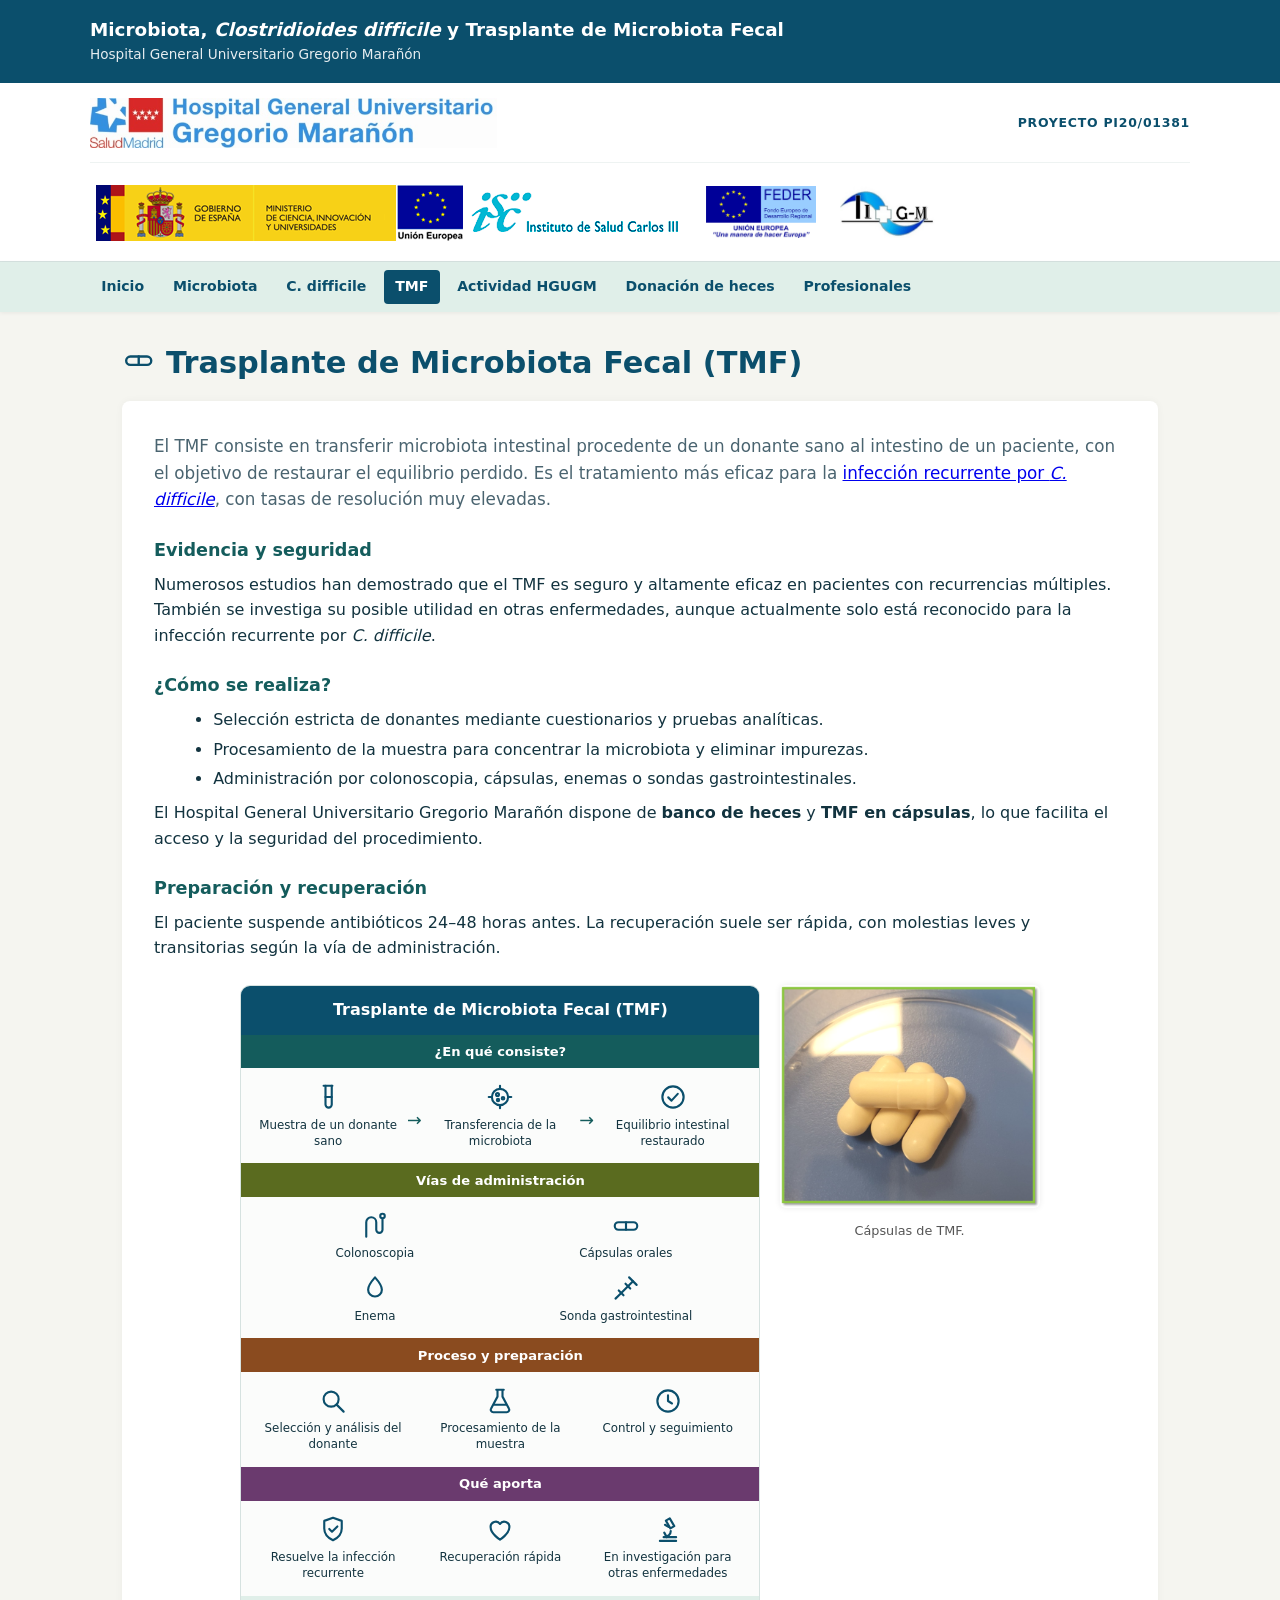
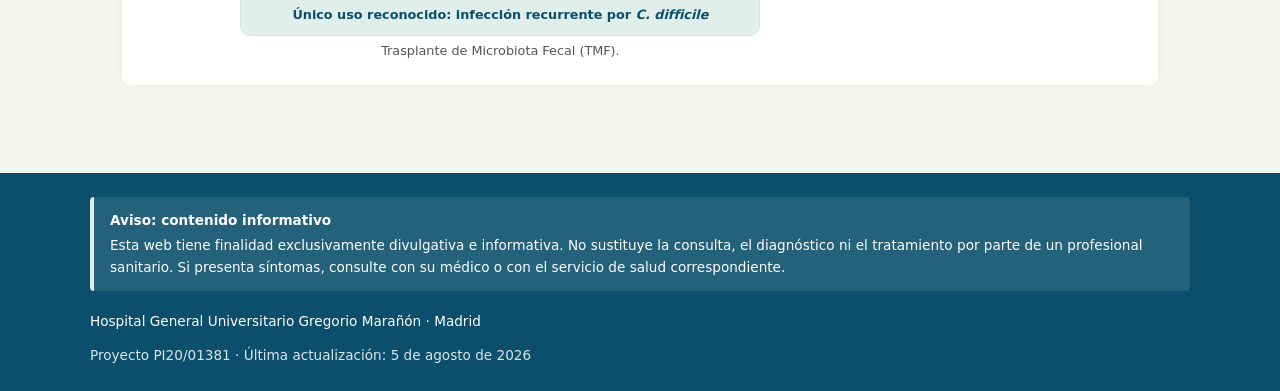
<file: trasplante-microbiota-fecal.html>
<!DOCTYPE html>
<html lang="es">
<head>
<meta charset="UTF-8">
<title>Trasplante de Microbiota Fecal (TMF) - HGUGM</title>
<meta name="viewport" content="width=device-width, initial-scale=1">
<meta name="description" content="En qué consiste el Trasplante de Microbiota Fecal (TMF), qué evidencia y seguridad lo respaldan, cómo se realiza y qué preparación y recuperación implica.">

<!-- Provisional: impide la indexación en buscadores mientras el contenido no esté
     aprobado. Para publicar de forma definitiva, eliminar esta línea en las 7 páginas. -->
<meta name="robots" content="noindex, nofollow">

<link rel="canonical" href="https://jmorecru.github.io/pagina-web-microbiota-tmf/trasplante-microbiota-fecal.html">
<meta name="theme-color" content="#0b4f6c">

<meta property="og:type" content="article">
<meta property="og:locale" content="es_ES">
<meta property="og:site_name" content="Hospital General Universitario Gregorio Marañón">
<meta property="og:title" content="Trasplante de Microbiota Fecal (TMF)">
<meta property="og:description" content="El tratamiento más eficaz para la infección recurrente por Clostridioides difficile: en qué consiste, evidencia, vías de administración y preparación.">
<meta property="og:url" content="https://jmorecru.github.io/pagina-web-microbiota-tmf/trasplante-microbiota-fecal.html">
<meta property="og:image" content="https://jmorecru.github.io/pagina-web-microbiota-tmf/images/tmf-foto.png">
<meta property="og:image:width" content="355">
<meta property="og:image:height" content="305">
<meta property="og:image:alt" content="Cápsulas utilizadas para el Trasplante de Microbiota Fecal">
<meta name="twitter:card" content="summary_large_image">
<meta name="twitter:image" content="https://jmorecru.github.io/pagina-web-microbiota-tmf/images/tmf-foto.png">

<link rel="icon" href="data:image/svg+xml,%3Csvg xmlns='http://www.w3.org/2000/svg' viewBox='0 0 32 32'%3E%3Crect width='32' height='32' rx='6' fill='%230b4f6c'/%3E%3Cpath d='M11 6c0 6 10 8 10 14a5 5 0 0 1-10 0c0-6 10-8 10-14' fill='none' stroke='%23e0efe9' stroke-width='2.5' stroke-linecap='round'/%3E%3C/svg%3E">
<link rel="stylesheet" href="estilo.css">
</head>
<body>

<a class="skip-link" href="#contenido">Saltar al contenido principal</a>

<svg class="sprite" aria-hidden="true" focusable="false" xmlns="http://www.w3.org/2000/svg">
  <symbol id="i-capsula" viewBox="0 0 24 24"><rect x="3" y="9" width="18" height="6" rx="3"/><path d="M12 9v6"/></symbol>
  <symbol id="i-tuboensayo" viewBox="0 0 24 24"><path d="M8.5 3h7"/><path d="M10 3v15a2.5 2.5 0 0 0 5 0V3"/><path d="M10 12h5"/></symbol>
  <symbol id="i-microbio" viewBox="0 0 24 24"><circle cx="12" cy="12" r="6.5"/><circle cx="10" cy="10" r="1.2"/><circle cx="14.4" cy="13" r="1"/><circle cx="10.4" cy="14.4" r="0.9"/><path d="M12 5.5V3M18.5 12H21M12 18.5V21M5.5 12H3"/></symbol>
  <symbol id="i-check" viewBox="0 0 24 24"><circle cx="12" cy="12" r="8.5"/><path d="M8.2 12.3l2.6 2.6 5-5.4"/></symbol>
  <symbol id="i-tubo" viewBox="0 0 24 24"><path d="M5 20.5V9a4 4 0 0 1 8 0v6a2.5 2.5 0 0 0 5 0V6"/><circle cx="18" cy="4" r="1.8"/></symbol>
  <symbol id="i-gota" viewBox="0 0 24 24"><path d="M12 3.5s5.5 6.2 5.5 9.8a5.5 5.5 0 0 1-11 0C6.5 9.7 12 3.5 12 3.5z"/></symbol>
  <symbol id="i-jeringa" viewBox="0 0 24 24"><path d="M14.5 3.5l6 6"/><path d="M17.6 6.6L7 17.2l-3.4 3.3"/><path d="M6.2 14l3.8 3.8M11.6 8.6l3.8 3.8"/></symbol>
  <symbol id="i-lupa" viewBox="0 0 24 24"><circle cx="10.5" cy="10.5" r="6"/><path d="M14.9 14.9l5.6 5.6"/></symbol>
  <symbol id="i-matraz" viewBox="0 0 24 24"><path d="M9 3h6M10 3v5.5L4.9 18A2 2 0 0 0 6.7 21h10.6a2 2 0 0 0 1.8-3L14 8.5V3"/><path d="M7.4 15h9.2"/></symbol>
  <symbol id="i-reloj" viewBox="0 0 24 24"><circle cx="12" cy="12" r="8.5"/><path d="M12 7.5V12l3.2 2"/></symbol>
  <symbol id="i-escudo" viewBox="0 0 24 24"><path d="M12 3l7 2.5v6c0 4.5-3 7.5-7 9.5-4-2-7-5-7-9.5v-6L12 3z"/><path d="M9 12l2.2 2.2L15.5 10"/></symbol>
  <symbol id="i-corazon" viewBox="0 0 24 24"><path d="M12 20.5S4.5 15.8 4.5 10.6A4.1 4.1 0 0 1 12 8a4.1 4.1 0 0 1 7.5 2.6c0 5.2-7.5 9.9-7.5 9.9z"/></symbol>
  <symbol id="i-microscopio" viewBox="0 0 24 24"><path d="M8.5 18.5h10M5.5 21.5h13"/><path d="M11 18.5l-2-3.6"/><path d="M13.4 3.5l3.6 6.2-3.1 1.8-3.6-6.2z"/><path d="M9.6 8.6l3.1 1.8"/><path d="M14.2 13.6a4.6 4.6 0 0 1-4.6 4.6"/></symbol>
</svg>

<header>
  <div class="header-inner">
    <a class="marca" href="index.html">
      <span class="marca-titulo">Microbiota, <em>Clostridioides difficile</em> y Trasplante de Microbiota Fecal</span>
      <span class="marca-entidad">Hospital General Universitario Gregorio Marañón</span>
    </a>
  </div>
</header>

<div class="cabecera-pie">
  <div class="cabecera-pie-inner">
    <div class="logos-principal">
      <img src="images/logo-hgugm.jpeg" alt="Logo Hospital General Universitario Gregorio Marañón" width="716" height="88" decoding="async">
      <p class="codigo-proyecto">Proyecto PI20/01381</p>
    </div>
    <div class="logos-financiadores">
      <img class="logo-tira" src="images/logo-ministerio-isciii.png" alt="Gobierno de España · Ministerio de Ciencia, Innovación y Universidades · Unión Europea · Instituto de Salud Carlos III" width="592" height="69" decoding="async">
      <img src="images/logo-feder.png" alt="Logo Fondo Europeo de Desarrollo Regional - Unión Europea" width="248" height="117" decoding="async">
      <img src="images/logo-iisgm.png" alt="Logo IiSGM" width="260" height="142" decoding="async">
    </div>
  </div>
</div>

<nav aria-label="Secciones del sitio">
  <div class="nav-inner">
    <a href="index.html">Inicio</a>
    <a href="microbiota.html">Microbiota</a>
    <a href="clostridioides-difficile.html">C. difficile</a>
    <a href="trasplante-microbiota-fecal.html" aria-current="page">TMF</a>
    <a href="actividad-hospital.html">Actividad HGUGM</a>
    <a href="donacion-de-heces.html">Donación de heces</a>
    <a href="profesionales.html">Profesionales</a>
  </div>
</nav>

<main id="contenido">

  <h1><svg class="h-ico" aria-hidden="true"><use href="#i-capsula"/></svg> Trasplante de Microbiota Fecal (TMF)</h1>

  <div class="bloque">
    <p class="entradilla">El TMF consiste en transferir microbiota intestinal procedente de un donante sano al intestino de un paciente, con el objetivo de restaurar el equilibrio perdido. Es el tratamiento más eficaz para la <a href="clostridioides-difficile.html">infección recurrente por <em>C. difficile</em></a>, con tasas de resolución muy elevadas.</p>

    <h2>Evidencia y seguridad</h2>
    <p>Numerosos estudios han demostrado que el TMF es seguro y altamente eficaz en pacientes con recurrencias múltiples. También se investiga su posible utilidad en otras enfermedades, aunque actualmente solo está reconocido para la infección recurrente por <em>C. difficile</em>.</p>

    <h2>¿Cómo se realiza?</h2>
    <ul>
      <li>Selección estricta de donantes mediante cuestionarios y pruebas analíticas.</li>
      <li>Procesamiento de la muestra para concentrar la microbiota y eliminar impurezas.</li>
      <li>Administración por colonoscopia, cápsulas, enemas o sondas gastrointestinales.</li>
    </ul>
    <p>El Hospital General Universitario Gregorio Marañón dispone de <strong>banco de heces</strong> y <strong>TMF en cápsulas</strong>, lo que facilita el acceso y la seguridad del procedimiento.</p>

    <h2>Preparación y recuperación</h2>
    <p>El paciente suspende antibióticos 24–48 horas antes. La recuperación suele ser rápida, con molestias leves y transitorias según la vía de administración.</p>

    <div class="galeria">
      <figure class="infografia-fig">
        <div class="ig">
          <p class="ig-titulo">Trasplante de Microbiota Fecal (TMF)</p>

          <p class="ig-banda">¿En qué consiste?</p>
          <div class="ig-flujo">
            <div class="ig-paso"><svg class="ig-ico" aria-hidden="true"><use href="#i-tuboensayo"/></svg>Muestra de un donante sano</div>
            <span class="ig-flecha" aria-hidden="true">→</span>
            <div class="ig-paso"><svg class="ig-ico" aria-hidden="true"><use href="#i-microbio"/></svg>Transferencia de la microbiota</div>
            <span class="ig-flecha" aria-hidden="true">→</span>
            <div class="ig-paso"><svg class="ig-ico" aria-hidden="true"><use href="#i-check"/></svg>Equilibrio intestinal restaurado</div>
          </div>

          <p class="ig-banda v2">Vías de administración</p>
          <ul class="ig-items n4">
            <li><svg class="ig-ico" aria-hidden="true"><use href="#i-tubo"/></svg>Colonoscopia</li>
            <li><svg class="ig-ico" aria-hidden="true"><use href="#i-capsula"/></svg>Cápsulas orales</li>
            <li><svg class="ig-ico" aria-hidden="true"><use href="#i-gota"/></svg>Enema</li>
            <li><svg class="ig-ico" aria-hidden="true"><use href="#i-jeringa"/></svg>Sonda gastrointestinal</li>
          </ul>

          <p class="ig-banda v3">Proceso y preparación</p>
          <ul class="ig-items n3">
            <li><svg class="ig-ico" aria-hidden="true"><use href="#i-lupa"/></svg>Selección y análisis del donante</li>
            <li><svg class="ig-ico" aria-hidden="true"><use href="#i-matraz"/></svg>Procesamiento de la muestra</li>
            <li><svg class="ig-ico" aria-hidden="true"><use href="#i-reloj"/></svg>Control y seguimiento</li>
          </ul>

          <p class="ig-banda v4">Qué aporta</p>
          <ul class="ig-items n3">
            <li><svg class="ig-ico" aria-hidden="true"><use href="#i-escudo"/></svg>Resuelve la infección recurrente</li>
            <li><svg class="ig-ico" aria-hidden="true"><use href="#i-corazon"/></svg>Recuperación rápida</li>
            <li><svg class="ig-ico" aria-hidden="true"><use href="#i-microscopio"/></svg>En investigación para otras enfermedades</li>
          </ul>

          <p class="ig-cierre">Único uso reconocido: infección recurrente por <em>C. difficile</em></p>
        </div>
        <figcaption>Trasplante de Microbiota Fecal (TMF).</figcaption>
      </figure>
      <figure>
        <img src="images/tmf-foto.png" alt="Cápsulas utilizadas para el Trasplante de Microbiota Fecal" width="355" height="305" fetchpriority="high" decoding="async">
        <figcaption>Cápsulas de TMF.</figcaption>
      </figure>
    </div>
  </div>

</main>

<footer>
  <div class="footer-inner">

    <div class="aviso">
      <strong>Aviso: contenido informativo</strong>
      Esta web tiene finalidad exclusivamente divulgativa e informativa. No sustituye la consulta,
      el diagnóstico ni el tratamiento por parte de un profesional sanitario. Si presenta síntomas,
      consulte con su médico o con el servicio de salud correspondiente.
    </div>

    <div>Hospital General Universitario Gregorio Marañón · Madrid</div>
    <div class="actualizado">Proyecto PI20/01381 · Última actualización: <time datetime="2026-08-05">5 de agosto de 2026</time></div>

  </div>
</footer>

</body>
</html>
</file>
<file: estilo.css>
/* ==========================================================================
   Microbiota, Clostridioides difficile y Trasplante de Microbiota Fecal (TMF)
   Hospital General Universitario Gregorio Marañón · Proyecto PI20/01381

   Hoja de estilos compartida por las siete páginas del sitio.
   Al ser un sitio en HTML plano, la cabecera, el menú y el pie están
   duplicados en cada página: si se modifica uno, hay que modificarlos todos.
   ========================================================================== */

:root {
  --azul: #0b4f6c;
  --verde: #145c5c;
  --verde-claro: #e0efe9;
  --fondo: #f5f5f0;
  --texto: #12333f;
  --texto-suave: #4a6470;
  --borde: #d6e2e0;
  --blanco: #ffffff;
  --ancho: 1100px;
}

/* --- Base ---------------------------------------------------------------- */

*, *::before, *::after { box-sizing: border-box; }

html { scroll-behavior: smooth; }

body {
  font-family: system-ui, -apple-system, BlinkMacSystemFont, "Segoe UI", sans-serif;
  margin: 0;
  padding: 0;
  line-height: 1.6;
  color: var(--texto);
  background-color: var(--fondo);
}

p { margin: 0.5rem 0; }
ul { margin: 0.5rem 0 0.5rem 1.2rem; }
li { margin-bottom: 0.25rem; }

/* Enlace de salto, visible solo al navegar con teclado */
.skip-link {
  position: absolute;
  left: -9999px;
  top: 0;
  background: var(--blanco);
  color: var(--azul);
  padding: 0.6rem 1rem;
  font-weight: 700;
  z-index: 100;
}
.skip-link:focus { left: 0.5rem; top: 0.5rem; }

/* Foco visible y consistente para navegación por teclado */
a:focus-visible, .skip-link:focus {
  outline: 3px solid var(--verde);
  outline-offset: 2px;
  border-radius: 2px;
}

/* Sprite de iconos: se define en cada página, nunca se muestra directamente */
.sprite { position: absolute; width: 0; height: 0; overflow: hidden; }

/* --- Cabecera ------------------------------------------------------------ */

header {
  background: var(--azul);
  color: var(--blanco);
  padding: 1.1rem 2rem;
}
.header-inner { max-width: var(--ancho); margin: 0 auto; }
.marca {
  display: block;
  color: inherit;
  text-decoration: none;
}
.marca:hover .marca-titulo { text-decoration: underline; }
.marca-titulo {
  display: block;
  font-size: 1.15rem;
  font-weight: 700;
  line-height: 1.3;
}
.marca-entidad {
  display: block;
  font-size: 0.85rem;
  opacity: 0.9;
  margin-top: 0.15rem;
}

/* Banda institucional: logotipos y código de proyecto */
.cabecera-pie {
  background: var(--blanco);
  border-bottom: 1px solid var(--borde);
  padding: 0.9rem 2rem;
}
/* Dos filas: arriba la entidad que publica, abajo los financiadores.
   Se separan porque la tira institucional (Gobierno, Ministerio, UE, ISCIII)
   mide 592x69 y su texto es muy pequeño: reducirla para que quepa en una
   sola fila con el resto la haria ilegible, asi que se muestra a tamaño
   nativo y no se comparte fila con el logotipo del hospital. */
.cabecera-pie-inner {
  max-width: var(--ancho);
  margin: 0 auto;
  display: flex;
  flex-direction: column;
  gap: 0.9rem;
}
.logos-principal {
  display: flex;
  align-items: center;
  justify-content: space-between;
  gap: 0.6rem 2rem;
  flex-wrap: wrap;
}
.logos-principal img { max-height: 50px; max-width: 100%; width: auto; height: auto; }

.logos-financiadores {
  display: flex;
  align-items: center;
  gap: 1.5rem;
  flex-wrap: wrap;
  padding-top: 0.9rem;
  border-top: 1px solid #eef3f2;
}
/* Logotipos compactos: se limitan por altura */
.logos-financiadores img { max-height: 52px; max-width: 100%; width: auto; height: auto; }
/* Tira institucional apaisada: a tamaño nativo, solo se reduce si no cabe */
.logos-financiadores img.logo-tira { max-height: none; }

.codigo-proyecto {
  margin: 0;
  font-size: 0.78rem;
  font-weight: 700;
  letter-spacing: 0.06em;
  text-transform: uppercase;
  color: var(--azul);
  white-space: nowrap;
}

/* --- Menú de navegación -------------------------------------------------- */

nav {
  background: var(--verde-claro);
  padding: 0.5rem 2rem;
  position: sticky;
  top: 0;
  z-index: 10;
  box-shadow: 0 1px 4px rgba(0,0,0,0.06);
}
.nav-inner {
  max-width: var(--ancho);
  margin: 0 auto;
  display: flex;
  flex-wrap: wrap;
  gap: 0.2rem 0.4rem;
}
nav a {
  padding: 0.35rem 0.7rem;
  border-radius: 4px;
  text-decoration: none;
  color: var(--azul);
  font-weight: 600;
  font-size: 0.88rem;
  white-space: nowrap;
}
nav a:hover { background: rgba(11,79,108,0.1); }
nav a[aria-current="page"] {
  background: var(--azul);
  color: var(--blanco);
}

/* --- Contenido ----------------------------------------------------------- */

main { padding: 2rem; max-width: var(--ancho); margin: 0 auto; }

h1 {
  margin: 0 0 1.2rem;
  color: var(--azul);
  font-size: 1.9rem;
  line-height: 1.25;
}
.h-ico {
  width: 1.1em;
  height: 1.1em;
  vertical-align: -0.16em;
  color: var(--azul);
  fill: none;
  stroke: currentColor;
  stroke-width: 1.7;
  stroke-linecap: round;
  stroke-linejoin: round;
}

.bloque {
  background: var(--blanco);
  padding: 1.5rem 2rem;
  border-radius: 8px;
  box-shadow: 0 0 8px rgba(0,0,0,0.04);
  margin-bottom: 1.5rem;
}
.bloque h2 {
  color: var(--verde);
  font-size: 1.1rem;
  margin: 1.4rem 0 0.3rem;
}
.bloque h2:first-child { margin-top: 0; }
.entradilla { font-size: 1.05rem; color: var(--texto-suave); }

/* --- Portada ------------------------------------------------------------- */

.portada-intro {
  background: var(--verde-claro);
  padding: 2rem;
  border-radius: 8px;
  margin-bottom: 2rem;
}
.portada-intro h1 { margin-bottom: 0.6rem; }
.portada-intro p { max-width: 62ch; }
.acciones {
  display: flex;
  gap: 0.8rem;
  flex-wrap: wrap;
  margin-top: 1.3rem;
}
.boton {
  display: inline-block;
  padding: 0.65rem 1.2rem;
  border-radius: 6px;
  font-weight: 700;
  font-size: 0.9rem;
  text-decoration: none;
}
.boton-principal { background: var(--azul); color: var(--blanco); }
.boton-principal:hover { background: #093f57; }
.boton-secundario {
  background: var(--blanco);
  color: var(--azul);
  border: 2px solid var(--azul);
}
.boton-secundario:hover { background: #f0f7f5; }

.tarjetas {
  list-style: none;
  margin: 1rem 0 0;
  padding: 0;
  display: grid;
  gap: 1rem;
  grid-template-columns: repeat(auto-fit, minmax(250px, 1fr));
}
.tarjetas li { margin: 0; }
.tarjeta {
  display: flex;
  flex-direction: column;
  gap: 0.45rem;
  height: 100%;
  padding: 1.2rem;
  background: var(--blanco);
  border: 1px solid var(--borde);
  border-radius: 8px;
  text-decoration: none;
  color: inherit;
}
.tarjeta:hover {
  border-color: var(--azul);
  box-shadow: 0 2px 10px rgba(0,0,0,0.07);
}
.tarjeta-titulo {
  font-size: 1rem;
  font-weight: 700;
  color: var(--azul);
}
.tarjeta-texto { font-size: 0.85rem; color: var(--texto-suave); line-height: 1.45; }
.tarjeta .h-ico { width: 30px; height: 30px; vertical-align: baseline; }

/* --- Galería de imágenes e infografías ----------------------------------- */

.galeria {
  display: flex;
  gap: 1.2rem;
  flex-wrap: wrap;
  align-items: flex-start;
  justify-content: center;
  margin: 1.5rem 0 0;
}
.galeria figure { margin: 0; text-align: center; flex: 0 1 260px; max-width: 260px; }
.galeria img {
  max-width: 100%;
  height: auto;
  border-radius: 6px;
  box-shadow: 0 0 6px rgba(0,0,0,0.08);
}
.galeria figcaption { font-size: 0.8rem; color: #555; margin-top: 0.3rem; }
.galeria figure.infografia-fig { flex: 1 1 440px; max-width: 520px; }

/* --- Infografías nativas -------------------------------------------------
   Construidas en HTML y SVG en lugar de imágenes: el texto es real, así que
   es seleccionable, accesible, escalable y se corrige editando una línea.
   ------------------------------------------------------------------------ */

.ig {
  border: 1px solid var(--borde);
  border-radius: 10px;
  overflow: hidden;
  background: #fbfcfb;
  text-align: left;
}
.ig-titulo {
  margin: 0;
  padding: 0.85rem 1rem;
  background: var(--azul);
  color: var(--blanco);
  font-size: 1rem;
  font-weight: 700;
  text-align: center;
  line-height: 1.35;
}
.ig-banda {
  margin: 0;
  padding: 0.4rem 1rem;
  background: var(--verde);
  color: var(--blanco);
  font-size: 0.82rem;
  font-weight: 700;
  text-align: center;
}
.ig-banda.v2 { background: #5a6b1f; }
.ig-banda.v3 { background: #8a4b1f; }
.ig-banda.v4 { background: #6a3a6e; }

.ig-items {
  list-style: none;
  margin: 0;
  padding: 0.85rem;
  display: grid;
  gap: 0.7rem;
}
.ig-items.n2 { grid-template-columns: repeat(2, 1fr); }
.ig-items.n3 { grid-template-columns: repeat(3, 1fr); }
.ig-items.n4 { grid-template-columns: repeat(2, 1fr); }
.ig-items li {
  margin: 0;
  display: flex;
  flex-direction: column;
  align-items: center;
  text-align: center;
  gap: 0.35rem;
  font-size: 0.74rem;
  line-height: 1.35;
}

.ig-flujo {
  padding: 0.85rem;
  display: flex;
  align-items: flex-start;
  gap: 0.35rem;
}
.ig-paso {
  flex: 1;
  display: flex;
  flex-direction: column;
  align-items: center;
  text-align: center;
  gap: 0.35rem;
  font-size: 0.74rem;
  line-height: 1.35;
}
.ig-flecha {
  flex: none;
  align-self: center;
  color: var(--verde);
  font-size: 1.1rem;
  line-height: 1;
  padding-top: 0.6rem;
}

.ig-ico {
  width: 30px;
  height: 30px;
  flex: none;
  color: var(--azul);
  fill: none;
  stroke: currentColor;
  stroke-width: 1.7;
  stroke-linecap: round;
  stroke-linejoin: round;
}

.ig-cierre {
  margin: 0;
  padding: 0.6rem 1rem;
  background: var(--verde-claro);
  color: var(--azul);
  font-size: 0.8rem;
  font-weight: 700;
  text-align: center;
}

/* --- Contacto ------------------------------------------------------------ */

.contacto {
  margin-top: 1.2rem;
  padding: 1rem 1.2rem;
  background: var(--verde-claro);
  border-radius: 6px;
  font-weight: 600;
}
.contacto a { color: var(--azul); }

/* --- Pie ----------------------------------------------------------------- */

footer {
  background: var(--azul);
  color: var(--blanco);
  padding: 1.5rem 2rem;
  font-size: 0.85rem;
  margin-top: 2rem;
}
footer a { color: var(--verde-claro); }
.footer-inner { max-width: var(--ancho); margin: 0 auto; }
.aviso {
  background: rgba(255,255,255,0.1);
  border-left: 4px solid var(--verde-claro);
  padding: 0.8rem 1rem;
  border-radius: 4px;
  margin-bottom: 1.2rem;
}
.aviso strong { display: block; margin-bottom: 0.2rem; }
.actualizado { margin-top: 0.8rem; opacity: 0.85; }

/* --- Adaptación a pantallas pequeñas ------------------------------------- */

@media (max-width: 700px) {
  .ig-items.n3, .ig-items.n4 { grid-template-columns: repeat(2, 1fr); }
  .ig-flujo { flex-direction: column; align-items: stretch; }
  .ig-flecha { align-self: center; padding: 0; transform: rotate(90deg); }
}

@media (max-width: 600px) {
  header, main, nav, footer, .cabecera-pie { padding-left: 1rem; padding-right: 1rem; }
  .bloque, .portada-intro { padding: 1.2rem; }
  h1 { font-size: 1.5rem; }
  .logos-principal { gap: 0.5rem 1rem; }
  .logos-principal img { max-height: 40px; }
  .logos-financiadores { gap: 1rem; padding-top: 0.7rem; }
  .logos-financiadores img { max-height: 40px; }
  .acciones .boton { flex: 1 1 100%; text-align: center; }
}

@media (prefers-reduced-motion: reduce) {
  html { scroll-behavior: auto; }
}
</file>
